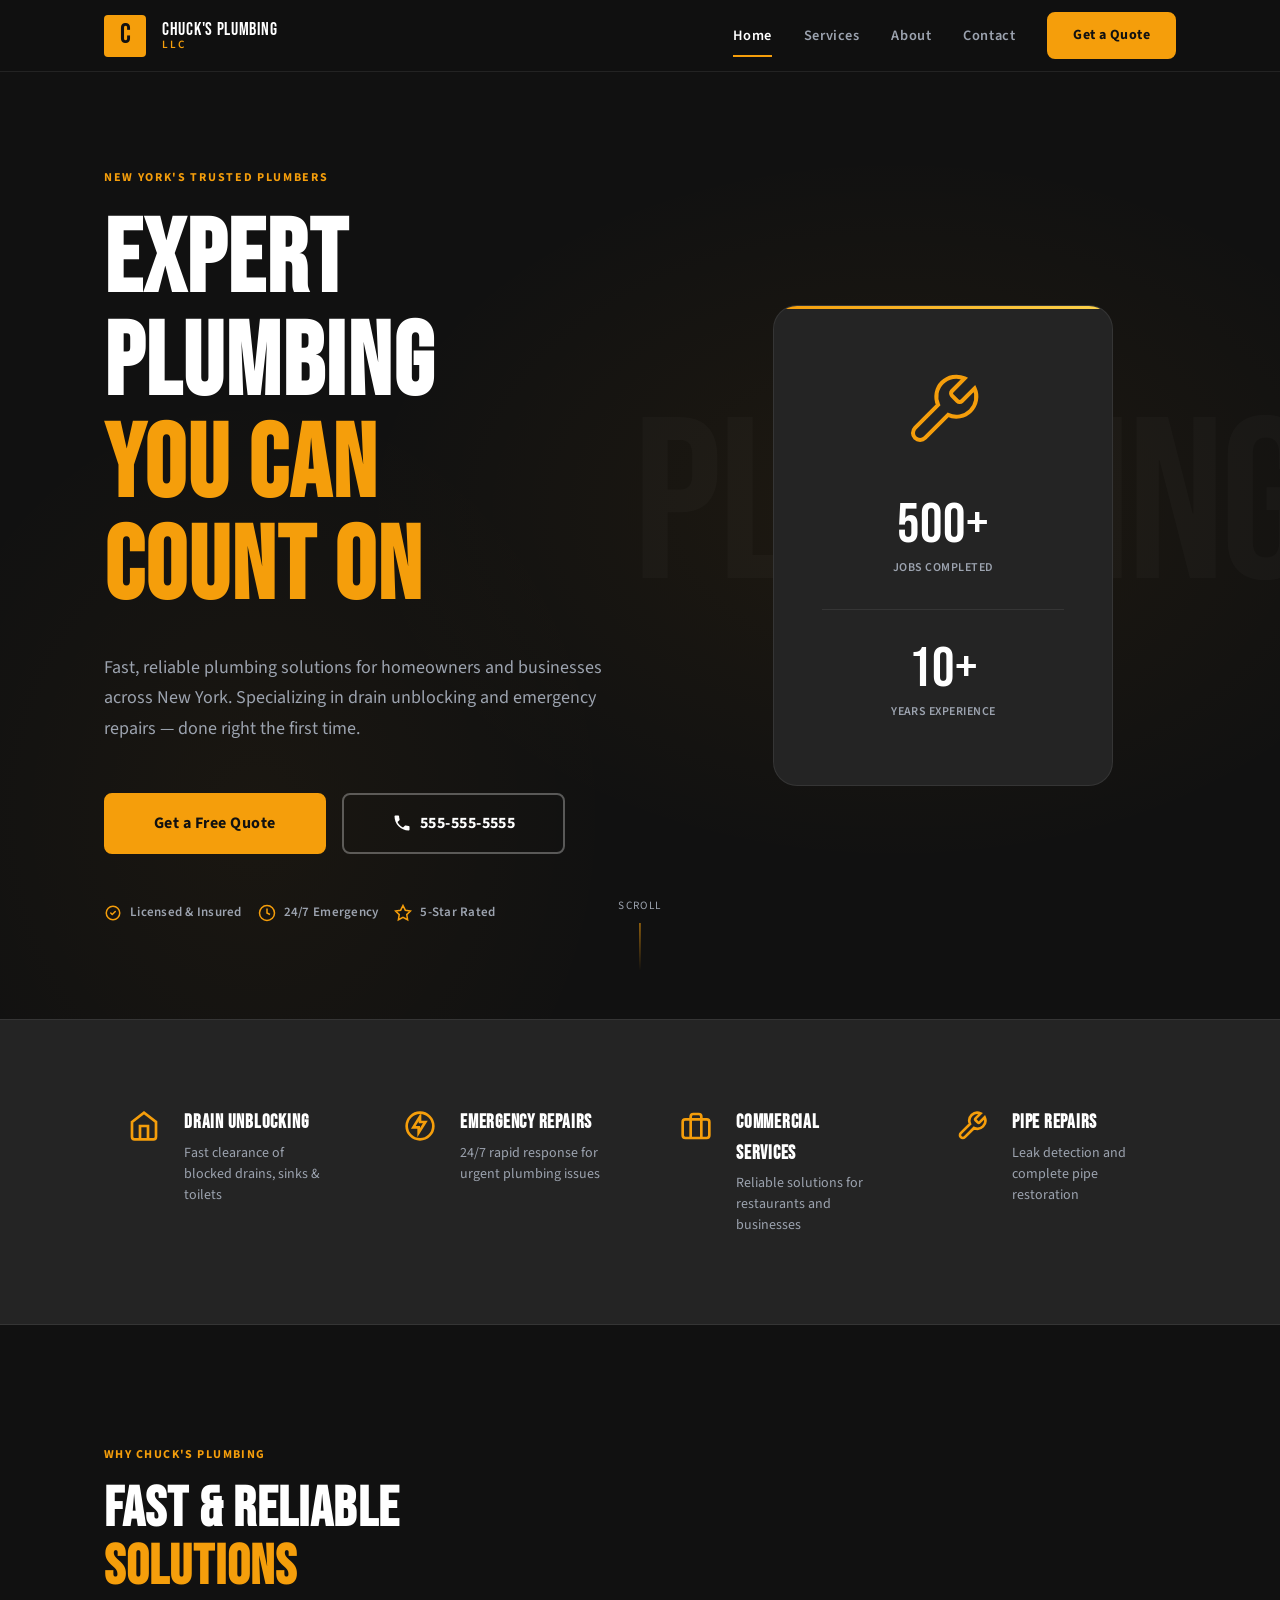
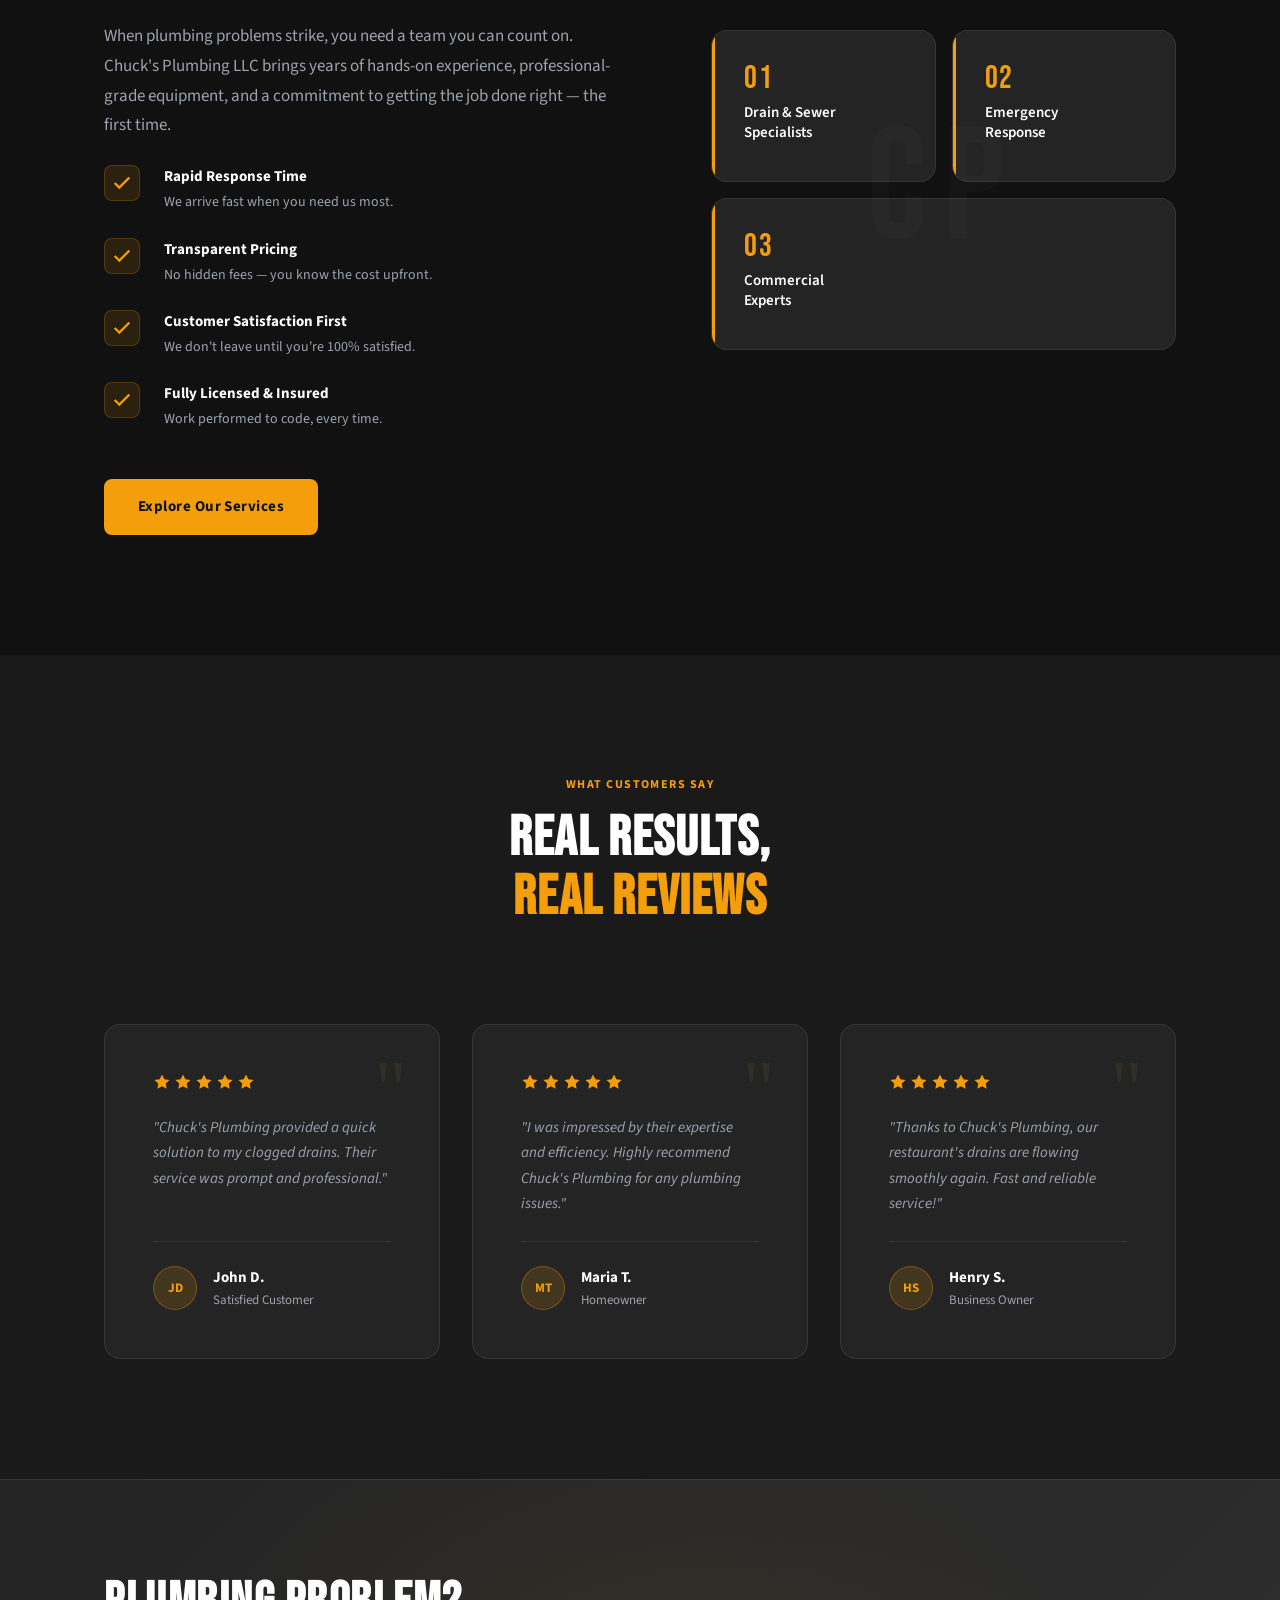
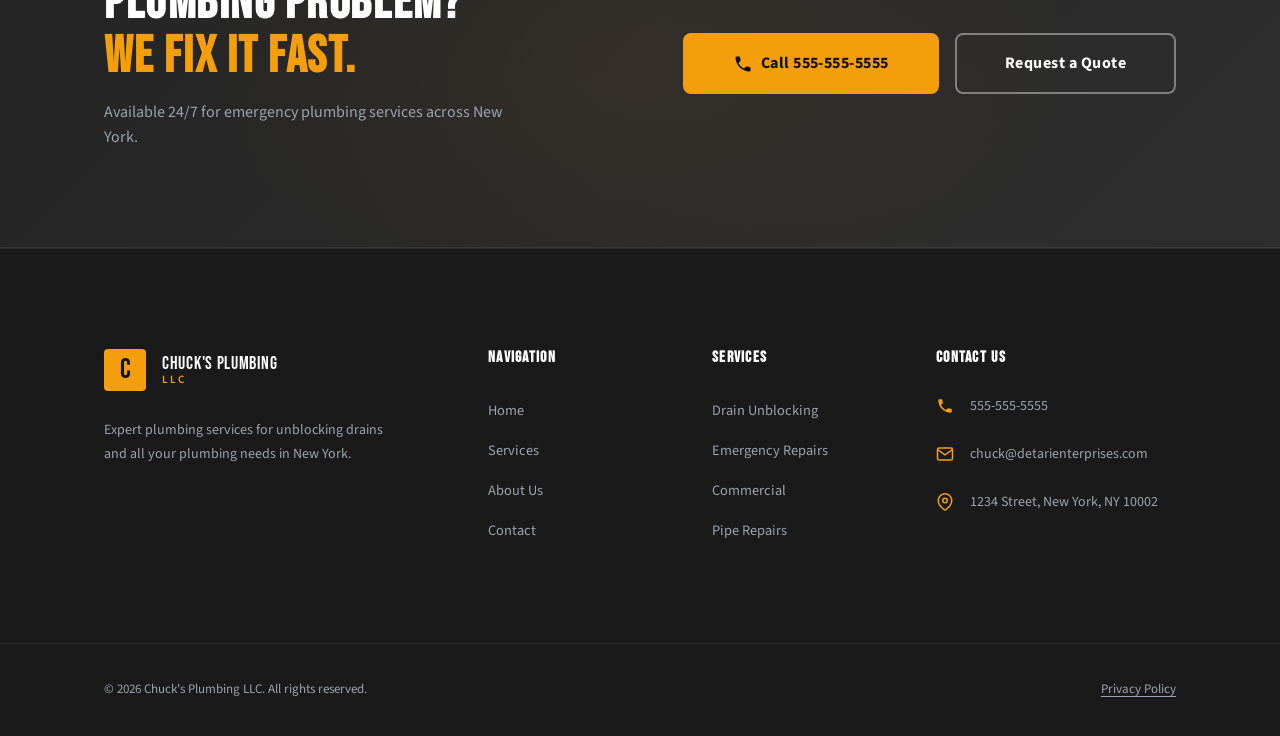
<file: index.html>
<!DOCTYPE html>
<html lang="en">
<head>
  <meta charset="UTF-8">
  <meta name="viewport" content="width=device-width, initial-scale=1.0">
  <meta name="description" content="Chuck's Plumbing LLC — Expert plumbing services in New York. Fast, reliable drain unblocking and plumbing repairs. Call 555-555-5555 today.">
  <meta property="og:title" content="Chuck's Plumbing LLC — Expert Plumbing Services NY">
  <meta property="og:description" content="Fast & reliable plumbing solutions. Specializing in drain unblocking. Serving New York. Call now!">
  <meta property="og:type" content="website">
  <meta property="og:url" content="https://chucksplumbing.com">
  <title>Chuck's Plumbing LLC — Expert Plumbing Services New York</title>
  <link rel="icon" href="data:image/svg+xml,<svg xmlns='http://www.w3.org/2000/svg' viewBox='0 0 100 100'><text y='.9em' font-size='90'>🔧</text></svg>">
  <link rel="preconnect" href="https://fonts.googleapis.com">
  <link rel="preconnect" href="https://fonts.gstatic.com" crossorigin>
  <link href="https://fonts.googleapis.com/css2?family=Bebas+Neue&family=Source+Sans+3:wght@300;400;600;700&display=swap" rel="stylesheet">
  <link rel="stylesheet" href="assets/css/main.css">
</head>
<body>

  <!-- Skip Link -->
  <a href="#main" class="skip-link">Skip to content</a>

  <!-- NAV -->
  <header class="navbar" role="banner">
    <div class="container navbar__inner">
      <a href="index.html" class="navbar__logo" aria-label="Chuck's Plumbing LLC — Home">
        <span class="logo-mark" aria-hidden="true">C</span>
        <div class="logo-text">
          <span class="logo-name">Chuck's Plumbing</span>
          <span class="logo-tagline">LLC</span>
        </div>
      </a>

      <nav class="navbar__links" role="navigation" aria-label="Main navigation">
        <a href="index.html" class="nav-link" aria-current="page">Home</a>
        <a href="services.html" class="nav-link">Services</a>
        <a href="about.html" class="nav-link">About</a>
        <a href="contact.html" class="nav-link">Contact</a>
        <a href="contact.html" class="btn btn--amber btn--sm">Get a Quote</a>
      </nav>

      <button class="hamburger" aria-label="Open navigation menu" aria-expanded="false" aria-controls="mobile-menu">
        <span class="hamburger__line"></span>
        <span class="hamburger__line"></span>
        <span class="hamburger__line"></span>
      </button>
    </div>

    <!-- Mobile Menu -->
    <div class="mobile-menu" id="mobile-menu" aria-hidden="true">
      <nav aria-label="Mobile navigation">
        <a href="index.html" class="mobile-link" aria-current="page">Home</a>
        <a href="services.html" class="mobile-link">Services</a>
        <a href="about.html" class="mobile-link">About</a>
        <a href="contact.html" class="mobile-link">Contact</a>
        <a href="contact.html" class="btn btn--amber mobile-cta">Get a Quote</a>
      </nav>
    </div>
  </header>

  <main id="main">

    <!-- HERO -->
    <section class="hero" aria-labelledby="hero-headline">
      <div class="hero__bg-text" aria-hidden="true">PLUMBING</div>
      <div class="container hero__inner">
        <div class="hero__content">
          <p class="hero__eyebrow">New York's Trusted Plumbers</p>
          <h1 class="hero__headline" id="hero-headline">
            Expert<br>
            Plumbing<br>
            <span class="text-amber">You Can<br>Count On</span>
          </h1>
          <p class="hero__body">
            Fast, reliable plumbing solutions for homeowners and businesses across New York. 
            Specializing in drain unblocking and emergency repairs — done right the first time.
          </p>
          <div class="hero__actions">
            <a href="contact.html" class="btn btn--amber btn--lg">Get a Free Quote</a>
            <a href="tel:+5555555555" class="btn btn--outline btn--lg">
              <svg width="20" height="20" viewBox="0 0 24 24" fill="currentColor" aria-hidden="true">
                <path d="M6.6 10.8c1.4 2.8 3.8 5.1 6.6 6.6l2.2-2.2c.3-.3.7-.4 1-.2 1.1.4 2.3.6 3.6.6.6 0 1 .4 1 1V20c0 .6-.4 1-1 1-9.4 0-17-7.6-17-17 0-.6.4-1 1-1h3.5c.6 0 1 .4 1 1 0 1.3.2 2.5.6 3.6.1.3 0 .7-.2 1L6.6 10.8z"/>
              </svg>
              555-555-5555
            </a>
          </div>
          <div class="hero__badges">
            <div class="badge">
              <svg width="18" height="18" viewBox="0 0 24 24" fill="currentColor" aria-hidden="true"><path d="M9 12l2 2 4-4m6 2a9 9 0 11-18 0 9 9 0 0118 0z" stroke="currentColor" stroke-width="2" fill="none" stroke-linecap="round" stroke-linejoin="round"/></svg>
              Licensed & Insured
            </div>
            <div class="badge">
              <svg width="18" height="18" viewBox="0 0 24 24" fill="none" stroke="currentColor" stroke-width="2" aria-hidden="true"><circle cx="12" cy="12" r="10"/><polyline points="12 6 12 12 16 14"/></svg>
              24/7 Emergency
            </div>
            <div class="badge">
              <svg width="18" height="18" viewBox="0 0 24 24" fill="none" stroke="currentColor" stroke-width="2" aria-hidden="true"><path d="M12 2l3.09 6.26L22 9.27l-5 4.87 1.18 6.88L12 17.77l-6.18 3.25L7 14.14 2 9.27l6.91-1.01L12 2z"/></svg>
              5-Star Rated
            </div>
          </div>
        </div>
        <div class="hero__visual" aria-hidden="true">
          <div class="hero__visual-card">
            <div class="visual-icon">
              <svg width="80" height="80" viewBox="0 0 24 24" fill="none" stroke="currentColor" stroke-width="1.2" aria-hidden="true">
                <path d="M14.7 6.3a1 1 0 000 1.4l1.6 1.6a1 1 0 001.4 0l3.77-3.77a6 6 0 01-7.94 7.94l-6.91 6.91a2.12 2.12 0 01-3-3l6.91-6.91a6 6 0 017.94-7.94l-3.76 3.76z"/>
              </svg>
            </div>
            <div class="visual-stat">
              <span class="stat-num">500+</span>
              <span class="stat-label">Jobs Completed</span>
            </div>
            <div class="visual-divider"></div>
            <div class="visual-stat">
              <span class="stat-num">10+</span>
              <span class="stat-label">Years Experience</span>
            </div>
          </div>
        </div>
      </div>
      <div class="hero__scroll-indicator" aria-hidden="true">
        <span>Scroll</span>
        <div class="scroll-line"></div>
      </div>
    </section>

    <!-- SERVICES STRIP -->
    <section class="services-strip" aria-label="Core services overview">
      <div class="container">
        <div class="strip-grid">
          <div class="strip-item" data-animate>
            <svg width="32" height="32" viewBox="0 0 24 24" fill="none" stroke="currentColor" stroke-width="2" aria-hidden="true"><path d="M3 9l9-7 9 7v11a2 2 0 01-2 2H5a2 2 0 01-2-2z"/><polyline points="9 22 9 12 15 12 15 22"/></svg>
            <div>
              <h3>Drain Unblocking</h3>
              <p>Fast clearance of blocked drains, sinks & toilets</p>
            </div>
          </div>
          <div class="strip-item" data-animate>
            <svg width="32" height="32" viewBox="0 0 24 24" fill="none" stroke="currentColor" stroke-width="2" aria-hidden="true"><path d="M12 2C6.48 2 2 6.48 2 12s4.48 10 10 10 10-4.48 10-10S17.52 2 12 2zm-1 15v-4H7l5-8v4h4l-5 8z"/></svg>
            <div>
              <h3>Emergency Repairs</h3>
              <p>24/7 rapid response for urgent plumbing issues</p>
            </div>
          </div>
          <div class="strip-item" data-animate>
            <svg width="32" height="32" viewBox="0 0 24 24" fill="none" stroke="currentColor" stroke-width="2" aria-hidden="true"><rect x="2" y="7" width="20" height="14" rx="2" ry="2"/><path d="M16 21V5a2 2 0 00-2-2h-4a2 2 0 00-2 2v16"/></svg>
            <div>
              <h3>Commercial Services</h3>
              <p>Reliable solutions for restaurants and businesses</p>
            </div>
          </div>
          <div class="strip-item" data-animate>
            <svg width="32" height="32" viewBox="0 0 24 24" fill="none" stroke="currentColor" stroke-width="2" aria-hidden="true"><path d="M14.7 6.3a1 1 0 000 1.4l1.6 1.6a1 1 0 001.4 0l3.77-3.77a6 6 0 01-7.94 7.94l-6.91 6.91a2.12 2.12 0 01-3-3l6.91-6.91a6 6 0 017.94-7.94l-3.76 3.76z"/></svg>
            <div>
              <h3>Pipe Repairs</h3>
              <p>Leak detection and complete pipe restoration</p>
            </div>
          </div>
        </div>
      </div>
    </section>

    <!-- WHY CHOOSE US -->
    <section class="why-section section-padding" aria-labelledby="why-heading">
      <div class="container">
        <div class="why-grid">
          <div class="why-content" data-animate>
            <p class="section-eyebrow">Why Chuck's Plumbing</p>
            <h2 id="why-heading" class="section-heading">Fast & Reliable<br><span class="text-amber">Solutions</span></h2>
            <p class="section-body">
              When plumbing problems strike, you need a team you can count on. Chuck's Plumbing LLC brings years of hands-on experience, professional-grade equipment, and a commitment to getting the job done right — the first time.
            </p>
            <ul class="why-list">
              <li class="why-item">
                <div class="why-icon" aria-hidden="true">
                  <svg width="22" height="22" viewBox="0 0 24 24" fill="none" stroke="currentColor" stroke-width="2.5"><polyline points="20 6 9 17 4 12"/></svg>
                </div>
                <div>
                  <strong>Rapid Response Time</strong>
                  <p>We arrive fast when you need us most.</p>
                </div>
              </li>
              <li class="why-item">
                <div class="why-icon" aria-hidden="true">
                  <svg width="22" height="22" viewBox="0 0 24 24" fill="none" stroke="currentColor" stroke-width="2.5"><polyline points="20 6 9 17 4 12"/></svg>
                </div>
                <div>
                  <strong>Transparent Pricing</strong>
                  <p>No hidden fees — you know the cost upfront.</p>
                </div>
              </li>
              <li class="why-item">
                <div class="why-icon" aria-hidden="true">
                  <svg width="22" height="22" viewBox="0 0 24 24" fill="none" stroke="currentColor" stroke-width="2.5"><polyline points="20 6 9 17 4 12"/></svg>
                </div>
                <div>
                  <strong>Customer Satisfaction First</strong>
                  <p>We don't leave until you're 100% satisfied.</p>
                </div>
              </li>
              <li class="why-item">
                <div class="why-icon" aria-hidden="true">
                  <svg width="22" height="22" viewBox="0 0 24 24" fill="none" stroke="currentColor" stroke-width="2.5"><polyline points="20 6 9 17 4 12"/></svg>
                </div>
                <div>
                  <strong>Fully Licensed & Insured</strong>
                  <p>Work performed to code, every time.</p>
                </div>
              </li>
            </ul>
            <a href="services.html" class="btn btn--amber">Explore Our Services</a>
          </div>
          <div class="why-visual" aria-hidden="true" data-animate>
            <div class="why-card why-card--1">
              <div class="why-card__number">01</div>
              <p>Drain & Sewer<br>Specialists</p>
            </div>
            <div class="why-card why-card--2">
              <div class="why-card__number">02</div>
              <p>Emergency<br>Response</p>
            </div>
            <div class="why-card why-card--3">
              <div class="why-card__number">03</div>
              <p>Commercial<br>Experts</p>
            </div>
            <div class="why-bg-num">CP</div>
          </div>
        </div>
      </div>
    </section>

    <!-- TESTIMONIALS -->
    <section class="testimonials-section section-padding" aria-labelledby="testimonials-heading">
      <div class="container">
        <div class="section-header" data-animate>
          <p class="section-eyebrow">What Customers Say</p>
          <h2 id="testimonials-heading" class="section-heading">Real Results,<br><span class="text-amber">Real Reviews</span></h2>
        </div>
        <div class="testimonials-grid">
          <article class="testimonial-card" data-animate>
            <div class="testimonial-stars" aria-label="5 out of 5 stars">
              <svg width="18" height="18" viewBox="0 0 24 24" fill="currentColor" aria-hidden="true"><path d="M12 2l3.09 6.26L22 9.27l-5 4.87 1.18 6.88L12 17.77l-6.18 3.25L7 14.14 2 9.27l6.91-1.01L12 2z"/></svg>
              <svg width="18" height="18" viewBox="0 0 24 24" fill="currentColor" aria-hidden="true"><path d="M12 2l3.09 6.26L22 9.27l-5 4.87 1.18 6.88L12 17.77l-6.18 3.25L7 14.14 2 9.27l6.91-1.01L12 2z"/></svg>
              <svg width="18" height="18" viewBox="0 0 24 24" fill="currentColor" aria-hidden="true"><path d="M12 2l3.09 6.26L22 9.27l-5 4.87 1.18 6.88L12 17.77l-6.18 3.25L7 14.14 2 9.27l6.91-1.01L12 2z"/></svg>
              <svg width="18" height="18" viewBox="0 0 24 24" fill="currentColor" aria-hidden="true"><path d="M12 2l3.09 6.26L22 9.27l-5 4.87 1.18 6.88L12 17.77l-6.18 3.25L7 14.14 2 9.27l6.91-1.01L12 2z"/></svg>
              <svg width="18" height="18" viewBox="0 0 24 24" fill="currentColor" aria-hidden="true"><path d="M12 2l3.09 6.26L22 9.27l-5 4.87 1.18 6.88L12 17.77l-6.18 3.25L7 14.14 2 9.27l6.91-1.01L12 2z"/></svg>
            </div>
            <blockquote>
              <p>"Chuck's Plumbing provided a quick solution to my clogged drains. Their service was prompt and professional."</p>
            </blockquote>
            <footer class="testimonial-author">
              <div class="author-avatar" aria-hidden="true">JD</div>
              <div>
                <strong>John D.</strong>
                <span>Satisfied Customer</span>
              </div>
            </footer>
          </article>

          <article class="testimonial-card" data-animate>
            <div class="testimonial-stars" aria-label="5 out of 5 stars">
              <svg width="18" height="18" viewBox="0 0 24 24" fill="currentColor" aria-hidden="true"><path d="M12 2l3.09 6.26L22 9.27l-5 4.87 1.18 6.88L12 17.77l-6.18 3.25L7 14.14 2 9.27l6.91-1.01L12 2z"/></svg>
              <svg width="18" height="18" viewBox="0 0 24 24" fill="currentColor" aria-hidden="true"><path d="M12 2l3.09 6.26L22 9.27l-5 4.87 1.18 6.88L12 17.77l-6.18 3.25L7 14.14 2 9.27l6.91-1.01L12 2z"/></svg>
              <svg width="18" height="18" viewBox="0 0 24 24" fill="currentColor" aria-hidden="true"><path d="M12 2l3.09 6.26L22 9.27l-5 4.87 1.18 6.88L12 17.77l-6.18 3.25L7 14.14 2 9.27l6.91-1.01L12 2z"/></svg>
              <svg width="18" height="18" viewBox="0 0 24 24" fill="currentColor" aria-hidden="true"><path d="M12 2l3.09 6.26L22 9.27l-5 4.87 1.18 6.88L12 17.77l-6.18 3.25L7 14.14 2 9.27l6.91-1.01L12 2z"/></svg>
              <svg width="18" height="18" viewBox="0 0 24 24" fill="currentColor" aria-hidden="true"><path d="M12 2l3.09 6.26L22 9.27l-5 4.87 1.18 6.88L12 17.77l-6.18 3.25L7 14.14 2 9.27l6.91-1.01L12 2z"/></svg>
            </div>
            <blockquote>
              <p>"I was impressed by their expertise and efficiency. Highly recommend Chuck's Plumbing for any plumbing issues."</p>
            </blockquote>
            <footer class="testimonial-author">
              <div class="author-avatar" aria-hidden="true">MT</div>
              <div>
                <strong>Maria T.</strong>
                <span>Homeowner</span>
              </div>
            </footer>
          </article>

          <article class="testimonial-card" data-animate>
            <div class="testimonial-stars" aria-label="5 out of 5 stars">
              <svg width="18" height="18" viewBox="0 0 24 24" fill="currentColor" aria-hidden="true"><path d="M12 2l3.09 6.26L22 9.27l-5 4.87 1.18 6.88L12 17.77l-6.18 3.25L7 14.14 2 9.27l6.91-1.01L12 2z"/></svg>
              <svg width="18" height="18" viewBox="0 0 24 24" fill="currentColor" aria-hidden="true"><path d="M12 2l3.09 6.26L22 9.27l-5 4.87 1.18 6.88L12 17.77l-6.18 3.25L7 14.14 2 9.27l6.91-1.01L12 2z"/></svg>
              <svg width="18" height="18" viewBox="0 0 24 24" fill="currentColor" aria-hidden="true"><path d="M12 2l3.09 6.26L22 9.27l-5 4.87 1.18 6.88L12 17.77l-6.18 3.25L7 14.14 2 9.27l6.91-1.01L12 2z"/></svg>
              <svg width="18" height="18" viewBox="0 0 24 24" fill="currentColor" aria-hidden="true"><path d="M12 2l3.09 6.26L22 9.27l-5 4.87 1.18 6.88L12 17.77l-6.18 3.25L7 14.14 2 9.27l6.91-1.01L12 2z"/></svg>
              <svg width="18" height="18" viewBox="0 0 24 24" fill="currentColor" aria-hidden="true"><path d="M12 2l3.09 6.26L22 9.27l-5 4.87 1.18 6.88L12 17.77l-6.18 3.25L7 14.14 2 9.27l6.91-1.01L12 2z"/></svg>
            </div>
            <blockquote>
              <p>"Thanks to Chuck's Plumbing, our restaurant's drains are flowing smoothly again. Fast and reliable service!"</p>
            </blockquote>
            <footer class="testimonial-author">
              <div class="author-avatar" aria-hidden="true">HS</div>
              <div>
                <strong>Henry S.</strong>
                <span>Business Owner</span>
              </div>
            </footer>
          </article>
        </div>
      </div>
    </section>

    <!-- CTA BANNER -->
    <section class="cta-banner" aria-labelledby="cta-heading">
      <div class="container cta-banner__inner" data-animate>
        <div>
          <h2 id="cta-heading" class="cta-banner__heading">Plumbing Problem?<br><span class="text-amber">We Fix It Fast.</span></h2>
          <p class="cta-banner__sub">Available 24/7 for emergency plumbing services across New York.</p>
        </div>
        <div class="cta-banner__actions">
          <a href="tel:+5555555555" class="btn btn--amber btn--lg">
            <svg width="20" height="20" viewBox="0 0 24 24" fill="currentColor" aria-hidden="true">
              <path d="M6.6 10.8c1.4 2.8 3.8 5.1 6.6 6.6l2.2-2.2c.3-.3.7-.4 1-.2 1.1.4 2.3.6 3.6.6.6 0 1 .4 1 1V20c0 .6-.4 1-1 1-9.4 0-17-7.6-17-17 0-.6.4-1 1-1h3.5c.6 0 1 .4 1 1 0 1.3.2 2.5.6 3.6.1.3 0 .7-.2 1L6.6 10.8z"/>
            </svg>
            Call 555-555-5555
          </a>
          <a href="contact.html" class="btn btn--outline-light btn--lg">Request a Quote</a>
        </div>
      </div>
    </section>

  </main>

  <!-- FOOTER -->
  <footer class="footer" role="contentinfo">
    <div class="container footer__inner">
      <div class="footer__brand">
        <a href="index.html" class="navbar__logo" aria-label="Chuck's Plumbing LLC">
          <span class="logo-mark" aria-hidden="true">C</span>
          <div class="logo-text">
            <span class="logo-name">Chuck's Plumbing</span>
            <span class="logo-tagline">LLC</span>
          </div>
        </a>
        <p class="footer__desc">Expert plumbing services for unblocking drains and all your plumbing needs in New York.</p>
      </div>
      <div class="footer__nav">
        <h3 class="footer__nav-heading">Navigation</h3>
        <ul>
          <li><a href="index.html">Home</a></li>
          <li><a href="services.html">Services</a></li>
          <li><a href="about.html">About Us</a></li>
          <li><a href="contact.html">Contact</a></li>
        </ul>
      </div>
      <div class="footer__nav">
        <h3 class="footer__nav-heading">Services</h3>
        <ul>
          <li><a href="services.html#drains">Drain Unblocking</a></li>
          <li><a href="services.html#emergency">Emergency Repairs</a></li>
          <li><a href="services.html#commercial">Commercial</a></li>
          <li><a href="services.html#pipes">Pipe Repairs</a></li>
        </ul>
      </div>
      <div class="footer__contact">
        <h3 class="footer__nav-heading">Contact Us</h3>
        <address>
          <a href="tel:+5555555555" class="footer__contact-item">
            <svg width="18" height="18" viewBox="0 0 24 24" fill="currentColor" aria-hidden="true"><path d="M6.6 10.8c1.4 2.8 3.8 5.1 6.6 6.6l2.2-2.2c.3-.3.7-.4 1-.2 1.1.4 2.3.6 3.6.6.6 0 1 .4 1 1V20c0 .6-.4 1-1 1-9.4 0-17-7.6-17-17 0-.6.4-1 1-1h3.5c.6 0 1 .4 1 1 0 1.3.2 2.5.6 3.6.1.3 0 .7-.2 1L6.6 10.8z"/></svg>
            555-555-5555
          </a>
          <a href="mailto:chuck@detarienterprises.com" class="footer__contact-item">
            <svg width="18" height="18" viewBox="0 0 24 24" fill="none" stroke="currentColor" stroke-width="2" aria-hidden="true"><path d="M4 4h16c1.1 0 2 .9 2 2v12c0 1.1-.9 2-2 2H4c-1.1 0-2-.9-2-2V6c0-1.1.9-2 2-2z"/><polyline points="22,6 12,13 2,6"/></svg>
            chuck@detarienterprises.com
          </a>
          <span class="footer__contact-item">
            <svg width="18" height="18" viewBox="0 0 24 24" fill="none" stroke="currentColor" stroke-width="2" aria-hidden="true"><path d="M21 10c0 7-9 13-9 13s-9-6-9-13a9 9 0 0118 0z"/><circle cx="12" cy="10" r="3"/></svg>
            1234 Street, New York, NY 10002
          </span>
        </address>
      </div>
    </div>
    <div class="footer__bottom">
      <div class="container footer__bottom-inner">
        <p>&copy; <span id="year"></span> Chuck's Plumbing LLC. All rights reserved.</p>
        <a href="privacy.html">Privacy Policy</a>
      </div>
    </div>
  </footer>

  <script src="assets/js/main.js" defer></script>
</body>
</html>
</file>
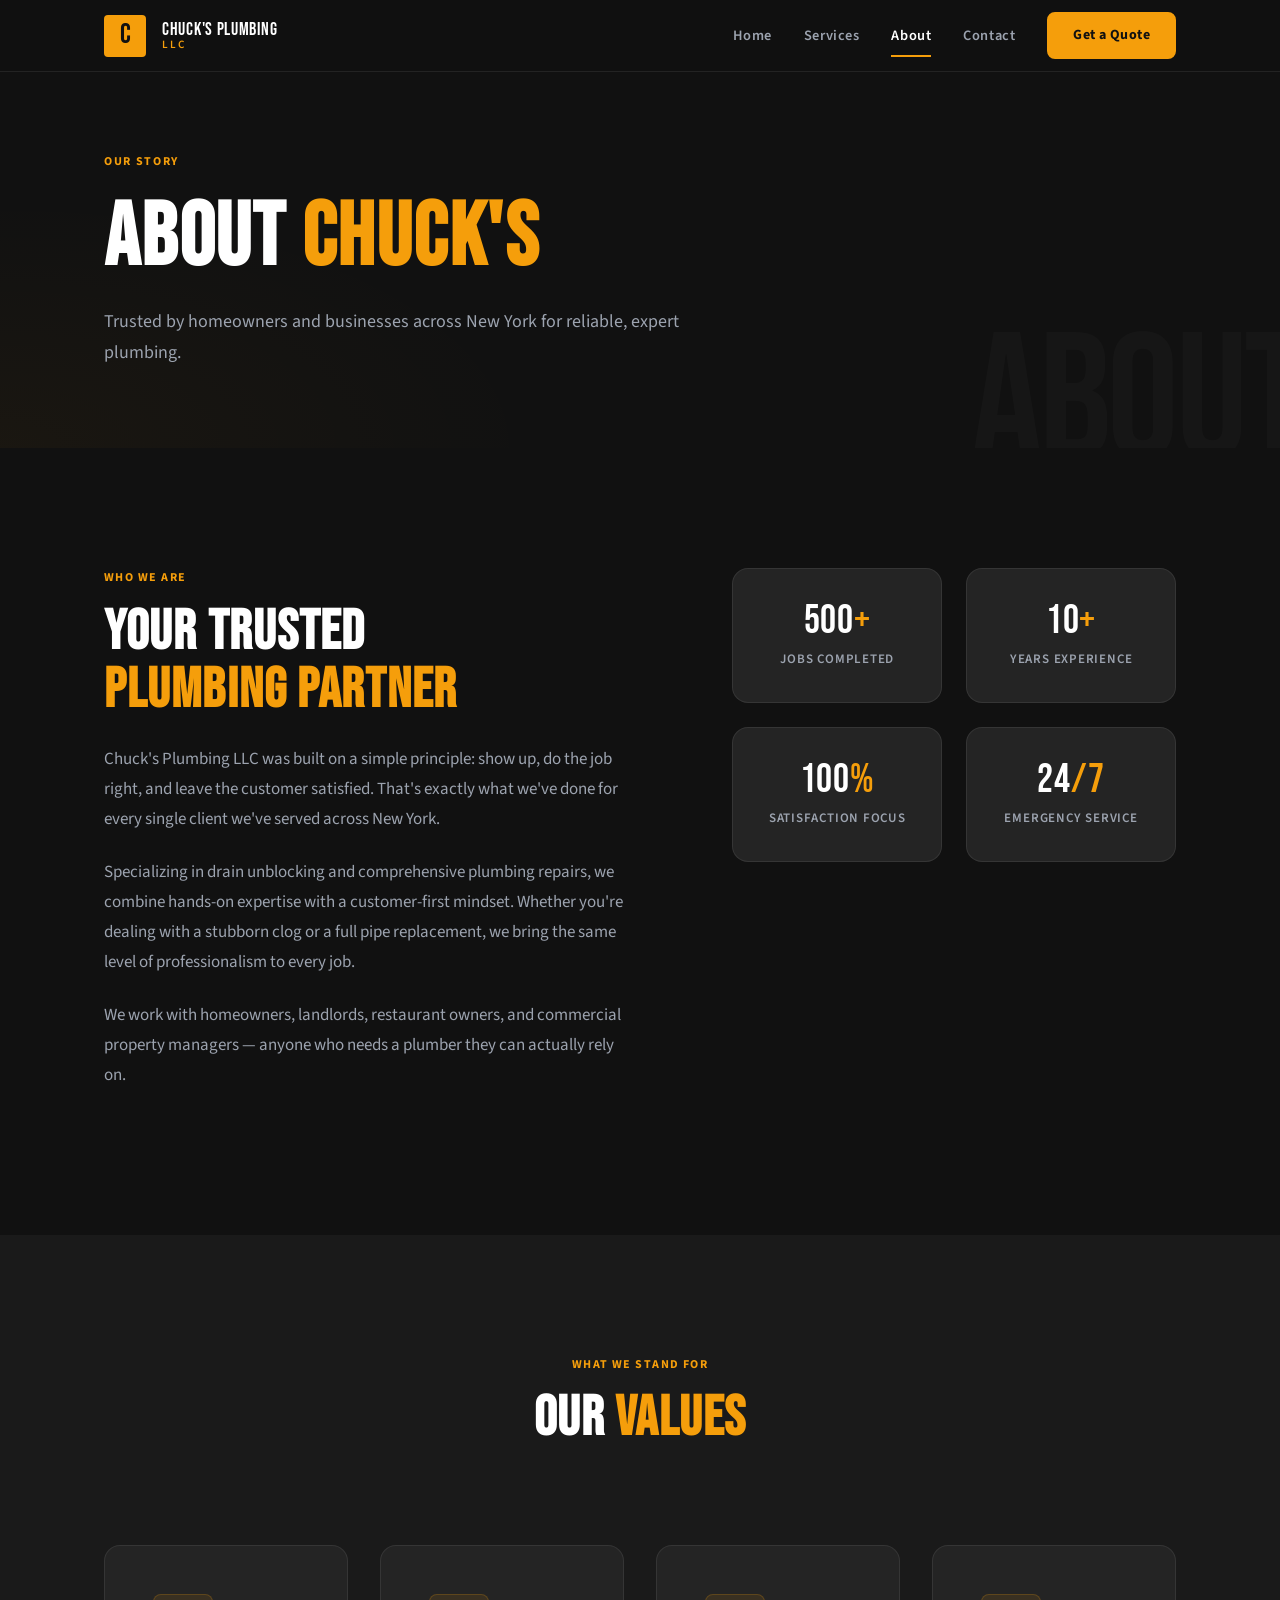
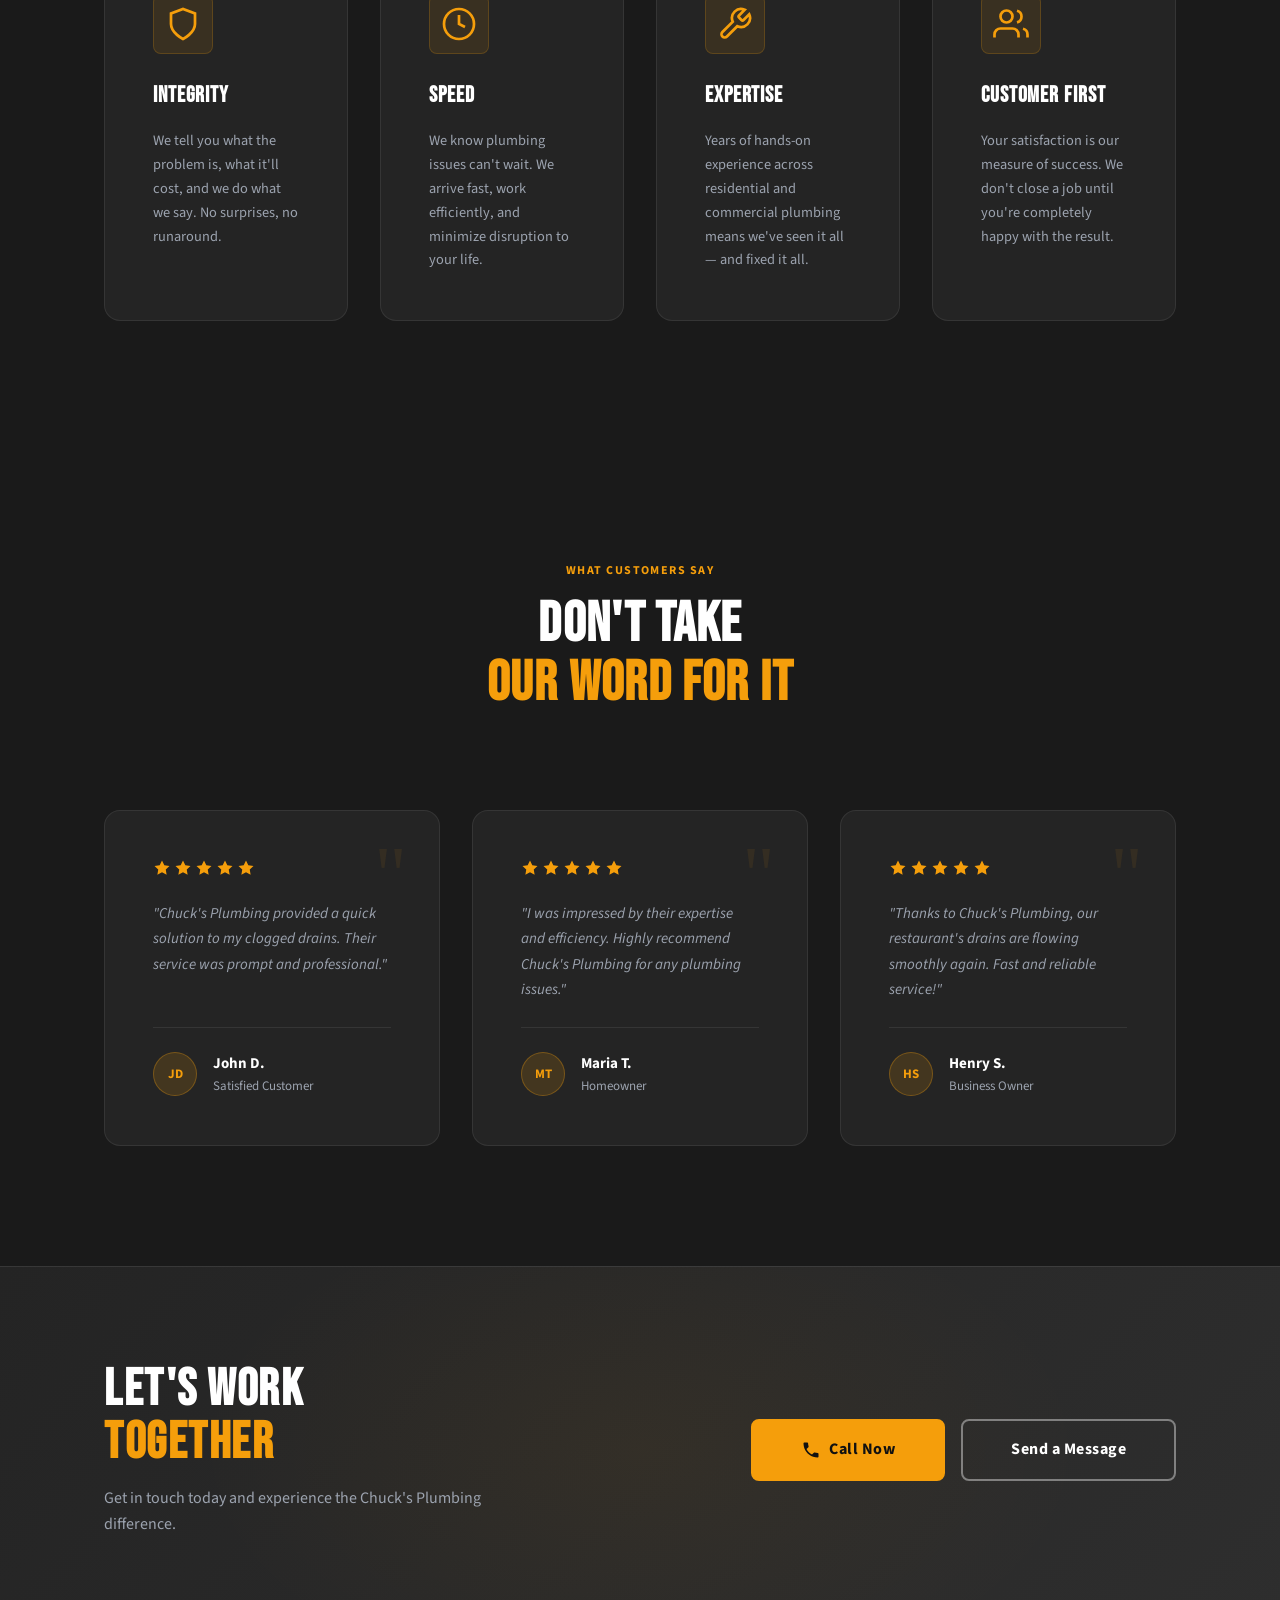
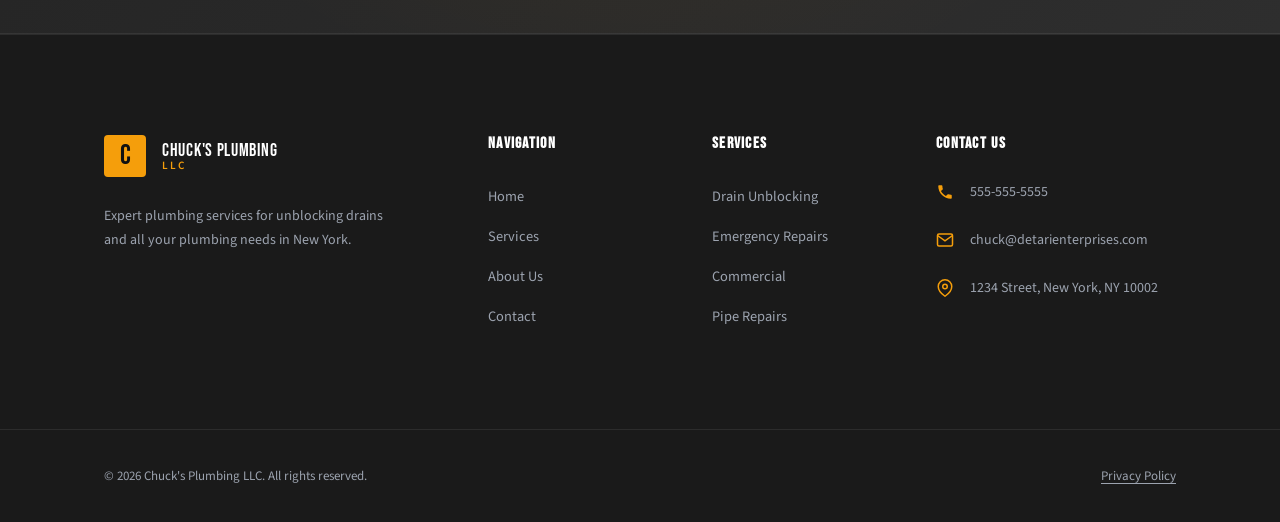
<file: about.html>
<!DOCTYPE html>
<html lang="en">
<head>
  <meta charset="UTF-8">
  <meta name="viewport" content="width=device-width, initial-scale=1.0">
  <meta name="description" content="About Chuck's Plumbing LLC — experienced, licensed plumbers serving New York with integrity and expertise.">
  <meta property="og:title" content="About — Chuck's Plumbing LLC">
  <meta property="og:description" content="Learn about Chuck's Plumbing LLC, New York's trusted plumbing specialists.">
  <meta property="og:type" content="website">
  <title>About — Chuck's Plumbing LLC</title>
  <link rel="icon" href="data:image/svg+xml,<svg xmlns='http://www.w3.org/2000/svg' viewBox='0 0 100 100'><text y='.9em' font-size='90'>🔧</text></svg>">
  <link rel="preconnect" href="https://fonts.googleapis.com">
  <link rel="preconnect" href="https://fonts.gstatic.com" crossorigin>
  <link href="https://fonts.googleapis.com/css2?family=Bebas+Neue&family=Source+Sans+3:wght@300;400;600;700&display=swap" rel="stylesheet">
  <link rel="stylesheet" href="assets/css/main.css">
</head>
<body>

  <a href="#main" class="skip-link">Skip to content</a>

  <header class="navbar" role="banner">
    <div class="container navbar__inner">
      <a href="index.html" class="navbar__logo" aria-label="Chuck's Plumbing LLC — Home">
        <span class="logo-mark" aria-hidden="true">C</span>
        <div class="logo-text">
          <span class="logo-name">Chuck's Plumbing</span>
          <span class="logo-tagline">LLC</span>
        </div>
      </a>
      <nav class="navbar__links" role="navigation" aria-label="Main navigation">
        <a href="index.html" class="nav-link">Home</a>
        <a href="services.html" class="nav-link">Services</a>
        <a href="about.html" class="nav-link" aria-current="page">About</a>
        <a href="contact.html" class="nav-link">Contact</a>
        <a href="contact.html" class="btn btn--amber btn--sm">Get a Quote</a>
      </nav>
      <button class="hamburger" aria-label="Open navigation menu" aria-expanded="false" aria-controls="mobile-menu">
        <span class="hamburger__line"></span>
        <span class="hamburger__line"></span>
        <span class="hamburger__line"></span>
      </button>
    </div>
    <div class="mobile-menu" id="mobile-menu" aria-hidden="true">
      <nav aria-label="Mobile navigation">
        <a href="index.html" class="mobile-link">Home</a>
        <a href="services.html" class="mobile-link">Services</a>
        <a href="about.html" class="mobile-link" aria-current="page">About</a>
        <a href="contact.html" class="mobile-link">Contact</a>
        <a href="contact.html" class="btn btn--amber mobile-cta">Get a Quote</a>
      </nav>
    </div>
  </header>

  <main id="main">

    <section class="page-hero" aria-labelledby="about-hero-heading">
      <div class="page-hero__bg-text" aria-hidden="true">ABOUT</div>
      <div class="container page-hero__inner">
        <p class="hero__eyebrow">Our Story</p>
        <h1 id="about-hero-heading" class="page-hero__heading">About <span class="text-amber">Chuck's</span></h1>
        <p class="page-hero__sub">Trusted by homeowners and businesses across New York for reliable, expert plumbing.</p>
      </div>
    </section>

    <!-- ABOUT INTRO -->
    <section class="about-intro section-padding" aria-labelledby="about-intro-heading">
      <div class="container">
        <div class="about-intro__grid">
          <div class="about-intro__content" data-animate>
            <p class="section-eyebrow">Who We Are</p>
            <h2 id="about-intro-heading" class="section-heading">Your Trusted<br><span class="text-amber">Plumbing Partner</span></h2>
            <p class="section-body">Chuck's Plumbing LLC was built on a simple principle: show up, do the job right, and leave the customer satisfied. That's exactly what we've done for every single client we've served across New York.</p>
            <p class="section-body">Specializing in drain unblocking and comprehensive plumbing repairs, we combine hands-on expertise with a customer-first mindset. Whether you're dealing with a stubborn clog or a full pipe replacement, we bring the same level of professionalism to every job.</p>
            <p class="section-body">We work with homeowners, landlords, restaurant owners, and commercial property managers — anyone who needs a plumber they can actually rely on.</p>
          </div>
          <div class="about-intro__stats" data-animate>
            <div class="stat-card">
              <div class="stat-card__num">500<span class="text-amber">+</span></div>
              <div class="stat-card__label">Jobs Completed</div>
            </div>
            <div class="stat-card">
              <div class="stat-card__num">10<span class="text-amber">+</span></div>
              <div class="stat-card__label">Years Experience</div>
            </div>
            <div class="stat-card">
              <div class="stat-card__num">100<span class="text-amber">%</span></div>
              <div class="stat-card__label">Satisfaction Focus</div>
            </div>
            <div class="stat-card">
              <div class="stat-card__num">24<span class="text-amber">/7</span></div>
              <div class="stat-card__label">Emergency Service</div>
            </div>
          </div>
        </div>
      </div>
    </section>

    <!-- VALUES -->
    <section class="values-section section-padding" aria-labelledby="values-heading">
      <div class="container">
        <div class="section-header" data-animate>
          <p class="section-eyebrow">What We Stand For</p>
          <h2 id="values-heading" class="section-heading">Our <span class="text-amber">Values</span></h2>
        </div>
        <div class="values-grid">
          <div class="value-card" data-animate>
            <div class="value-card__icon" aria-hidden="true">
              <svg width="36" height="36" viewBox="0 0 24 24" fill="none" stroke="currentColor" stroke-width="1.8">
                <path d="M12 22s8-4 8-10V5l-8-3-8 3v7c0 6 8 10 8 10z"/>
              </svg>
            </div>
            <h3>Integrity</h3>
            <p>We tell you what the problem is, what it'll cost, and we do what we say. No surprises, no runaround.</p>
          </div>
          <div class="value-card" data-animate>
            <div class="value-card__icon" aria-hidden="true">
              <svg width="36" height="36" viewBox="0 0 24 24" fill="none" stroke="currentColor" stroke-width="1.8">
                <circle cx="12" cy="12" r="10"/>
                <polyline points="12 6 12 12 16 14"/>
              </svg>
            </div>
            <h3>Speed</h3>
            <p>We know plumbing issues can't wait. We arrive fast, work efficiently, and minimize disruption to your life.</p>
          </div>
          <div class="value-card" data-animate>
            <div class="value-card__icon" aria-hidden="true">
              <svg width="36" height="36" viewBox="0 0 24 24" fill="none" stroke="currentColor" stroke-width="1.8">
                <path d="M14.7 6.3a1 1 0 000 1.4l1.6 1.6a1 1 0 001.4 0l3.77-3.77a6 6 0 01-7.94 7.94l-6.91 6.91a2.12 2.12 0 01-3-3l6.91-6.91a6 6 0 017.94-7.94l-3.76 3.76z"/>
              </svg>
            </div>
            <h3>Expertise</h3>
            <p>Years of hands-on experience across residential and commercial plumbing means we've seen it all — and fixed it all.</p>
          </div>
          <div class="value-card" data-animate>
            <div class="value-card__icon" aria-hidden="true">
              <svg width="36" height="36" viewBox="0 0 24 24" fill="none" stroke="currentColor" stroke-width="1.8">
                <path d="M17 21v-2a4 4 0 00-4-4H5a4 4 0 00-4 4v2"/>
                <circle cx="9" cy="7" r="4"/>
                <path d="M23 21v-2a4 4 0 00-3-3.87"/>
                <path d="M16 3.13a4 4 0 010 7.75"/>
              </svg>
            </div>
            <h3>Customer First</h3>
            <p>Your satisfaction is our measure of success. We don't close a job until you're completely happy with the result.</p>
          </div>
        </div>
      </div>
    </section>

    <!-- TESTIMONIALS -->
    <section class="testimonials-section section-padding" aria-labelledby="about-testimonials-heading">
      <div class="container">
        <div class="section-header" data-animate>
          <p class="section-eyebrow">What Customers Say</p>
          <h2 id="about-testimonials-heading" class="section-heading">Don't Take<br><span class="text-amber">Our Word For It</span></h2>
        </div>
        <div class="testimonials-grid">
          <article class="testimonial-card" data-animate>
            <div class="testimonial-stars" aria-label="5 out of 5 stars">
              <svg width="18" height="18" viewBox="0 0 24 24" fill="currentColor" aria-hidden="true"><path d="M12 2l3.09 6.26L22 9.27l-5 4.87 1.18 6.88L12 17.77l-6.18 3.25L7 14.14 2 9.27l6.91-1.01L12 2z"/></svg>
              <svg width="18" height="18" viewBox="0 0 24 24" fill="currentColor" aria-hidden="true"><path d="M12 2l3.09 6.26L22 9.27l-5 4.87 1.18 6.88L12 17.77l-6.18 3.25L7 14.14 2 9.27l6.91-1.01L12 2z"/></svg>
              <svg width="18" height="18" viewBox="0 0 24 24" fill="currentColor" aria-hidden="true"><path d="M12 2l3.09 6.26L22 9.27l-5 4.87 1.18 6.88L12 17.77l-6.18 3.25L7 14.14 2 9.27l6.91-1.01L12 2z"/></svg>
              <svg width="18" height="18" viewBox="0 0 24 24" fill="currentColor" aria-hidden="true"><path d="M12 2l3.09 6.26L22 9.27l-5 4.87 1.18 6.88L12 17.77l-6.18 3.25L7 14.14 2 9.27l6.91-1.01L12 2z"/></svg>
              <svg width="18" height="18" viewBox="0 0 24 24" fill="currentColor" aria-hidden="true"><path d="M12 2l3.09 6.26L22 9.27l-5 4.87 1.18 6.88L12 17.77l-6.18 3.25L7 14.14 2 9.27l6.91-1.01L12 2z"/></svg>
            </div>
            <blockquote><p>"Chuck's Plumbing provided a quick solution to my clogged drains. Their service was prompt and professional."</p></blockquote>
            <footer class="testimonial-author">
              <div class="author-avatar" aria-hidden="true">JD</div>
              <div><strong>John D.</strong><span>Satisfied Customer</span></div>
            </footer>
          </article>
          <article class="testimonial-card" data-animate>
            <div class="testimonial-stars" aria-label="5 out of 5 stars">
              <svg width="18" height="18" viewBox="0 0 24 24" fill="currentColor" aria-hidden="true"><path d="M12 2l3.09 6.26L22 9.27l-5 4.87 1.18 6.88L12 17.77l-6.18 3.25L7 14.14 2 9.27l6.91-1.01L12 2z"/></svg>
              <svg width="18" height="18" viewBox="0 0 24 24" fill="currentColor" aria-hidden="true"><path d="M12 2l3.09 6.26L22 9.27l-5 4.87 1.18 6.88L12 17.77l-6.18 3.25L7 14.14 2 9.27l6.91-1.01L12 2z"/></svg>
              <svg width="18" height="18" viewBox="0 0 24 24" fill="currentColor" aria-hidden="true"><path d="M12 2l3.09 6.26L22 9.27l-5 4.87 1.18 6.88L12 17.77l-6.18 3.25L7 14.14 2 9.27l6.91-1.01L12 2z"/></svg>
              <svg width="18" height="18" viewBox="0 0 24 24" fill="currentColor" aria-hidden="true"><path d="M12 2l3.09 6.26L22 9.27l-5 4.87 1.18 6.88L12 17.77l-6.18 3.25L7 14.14 2 9.27l6.91-1.01L12 2z"/></svg>
              <svg width="18" height="18" viewBox="0 0 24 24" fill="currentColor" aria-hidden="true"><path d="M12 2l3.09 6.26L22 9.27l-5 4.87 1.18 6.88L12 17.77l-6.18 3.25L7 14.14 2 9.27l6.91-1.01L12 2z"/></svg>
            </div>
            <blockquote><p>"I was impressed by their expertise and efficiency. Highly recommend Chuck's Plumbing for any plumbing issues."</p></blockquote>
            <footer class="testimonial-author">
              <div class="author-avatar" aria-hidden="true">MT</div>
              <div><strong>Maria T.</strong><span>Homeowner</span></div>
            </footer>
          </article>
          <article class="testimonial-card" data-animate>
            <div class="testimonial-stars" aria-label="5 out of 5 stars">
              <svg width="18" height="18" viewBox="0 0 24 24" fill="currentColor" aria-hidden="true"><path d="M12 2l3.09 6.26L22 9.27l-5 4.87 1.18 6.88L12 17.77l-6.18 3.25L7 14.14 2 9.27l6.91-1.01L12 2z"/></svg>
              <svg width="18" height="18" viewBox="0 0 24 24" fill="currentColor" aria-hidden="true"><path d="M12 2l3.09 6.26L22 9.27l-5 4.87 1.18 6.88L12 17.77l-6.18 3.25L7 14.14 2 9.27l6.91-1.01L12 2z"/></svg>
              <svg width="18" height="18" viewBox="0 0 24 24" fill="currentColor" aria-hidden="true"><path d="M12 2l3.09 6.26L22 9.27l-5 4.87 1.18 6.88L12 17.77l-6.18 3.25L7 14.14 2 9.27l6.91-1.01L12 2z"/></svg>
              <svg width="18" height="18" viewBox="0 0 24 24" fill="currentColor" aria-hidden="true"><path d="M12 2l3.09 6.26L22 9.27l-5 4.87 1.18 6.88L12 17.77l-6.18 3.25L7 14.14 2 9.27l6.91-1.01L12 2z"/></svg>
              <svg width="18" height="18" viewBox="0 0 24 24" fill="currentColor" aria-hidden="true"><path d="M12 2l3.09 6.26L22 9.27l-5 4.87 1.18 6.88L12 17.77l-6.18 3.25L7 14.14 2 9.27l6.91-1.01L12 2z"/></svg>
            </div>
            <blockquote><p>"Thanks to Chuck's Plumbing, our restaurant's drains are flowing smoothly again. Fast and reliable service!"</p></blockquote>
            <footer class="testimonial-author">
              <div class="author-avatar" aria-hidden="true">HS</div>
              <div><strong>Henry S.</strong><span>Business Owner</span></div>
            </footer>
          </article>
        </div>
      </div>
    </section>

    <!-- CTA -->
    <section class="cta-banner" aria-labelledby="about-cta-heading">
      <div class="container cta-banner__inner" data-animate>
        <div>
          <h2 id="about-cta-heading" class="cta-banner__heading">Let's Work<br><span class="text-amber">Together</span></h2>
          <p class="cta-banner__sub">Get in touch today and experience the Chuck's Plumbing difference.</p>
        </div>
        <div class="cta-banner__actions">
          <a href="tel:+5555555555" class="btn btn--amber btn--lg">
            <svg width="20" height="20" viewBox="0 0 24 24" fill="currentColor" aria-hidden="true"><path d="M6.6 10.8c1.4 2.8 3.8 5.1 6.6 6.6l2.2-2.2c.3-.3.7-.4 1-.2 1.1.4 2.3.6 3.6.6.6 0 1 .4 1 1V20c0 .6-.4 1-1 1-9.4 0-17-7.6-17-17 0-.6.4-1 1-1h3.5c.6 0 1 .4 1 1 0 1.3.2 2.5.6 3.6.1.3 0 .7-.2 1L6.6 10.8z"/></svg>
            Call Now
          </a>
          <a href="contact.html" class="btn btn--outline-light btn--lg">Send a Message</a>
        </div>
      </div>
    </section>

  </main>

  <footer class="footer" role="contentinfo">
    <div class="container footer__inner">
      <div class="footer__brand">
        <a href="index.html" class="navbar__logo" aria-label="Chuck's Plumbing LLC">
          <span class="logo-mark" aria-hidden="true">C</span>
          <div class="logo-text">
            <span class="logo-name">Chuck's Plumbing</span>
            <span class="logo-tagline">LLC</span>
          </div>
        </a>
        <p class="footer__desc">Expert plumbing services for unblocking drains and all your plumbing needs in New York.</p>
      </div>
      <div class="footer__nav">
        <h3 class="footer__nav-heading">Navigation</h3>
        <ul>
          <li><a href="index.html">Home</a></li>
          <li><a href="services.html">Services</a></li>
          <li><a href="about.html">About Us</a></li>
          <li><a href="contact.html">Contact</a></li>
        </ul>
      </div>
      <div class="footer__nav">
        <h3 class="footer__nav-heading">Services</h3>
        <ul>
          <li><a href="services.html#drains">Drain Unblocking</a></li>
          <li><a href="services.html#emergency">Emergency Repairs</a></li>
          <li><a href="services.html#commercial">Commercial</a></li>
          <li><a href="services.html#pipes">Pipe Repairs</a></li>
        </ul>
      </div>
      <div class="footer__contact">
        <h3 class="footer__nav-heading">Contact Us</h3>
        <address>
          <a href="tel:+5555555555" class="footer__contact-item">
            <svg width="18" height="18" viewBox="0 0 24 24" fill="currentColor" aria-hidden="true"><path d="M6.6 10.8c1.4 2.8 3.8 5.1 6.6 6.6l2.2-2.2c.3-.3.7-.4 1-.2 1.1.4 2.3.6 3.6.6.6 0 1 .4 1 1V20c0 .6-.4 1-1 1-9.4 0-17-7.6-17-17 0-.6.4-1 1-1h3.5c.6 0 1 .4 1 1 0 1.3.2 2.5.6 3.6.1.3 0 .7-.2 1L6.6 10.8z"/></svg>
            555-555-5555
          </a>
          <a href="mailto:chuck@detarienterprises.com" class="footer__contact-item">
            <svg width="18" height="18" viewBox="0 0 24 24" fill="none" stroke="currentColor" stroke-width="2" aria-hidden="true"><path d="M4 4h16c1.1 0 2 .9 2 2v12c0 1.1-.9 2-2 2H4c-1.1 0-2-.9-2-2V6c0-1.1.9-2 2-2z"/><polyline points="22,6 12,13 2,6"/></svg>
            chuck@detarienterprises.com
          </a>
          <span class="footer__contact-item">
            <svg width="18" height="18" viewBox="0 0 24 24" fill="none" stroke="currentColor" stroke-width="2" aria-hidden="true"><path d="M21 10c0 7-9 13-9 13s-9-6-9-13a9 9 0 0118 0z"/><circle cx="12" cy="10" r="3"/></svg>
            1234 Street, New York, NY 10002
          </span>
        </address>
      </div>
    </div>
    <div class="footer__bottom">
      <div class="container footer__bottom-inner">
        <p>&copy; <span id="year"></span> Chuck's Plumbing LLC. All rights reserved.</p>
        <a href="privacy.html">Privacy Policy</a>
      </div>
    </div>
  </footer>

  <script src="assets/js/main.js" defer></script>
</body>
</html>
</file>
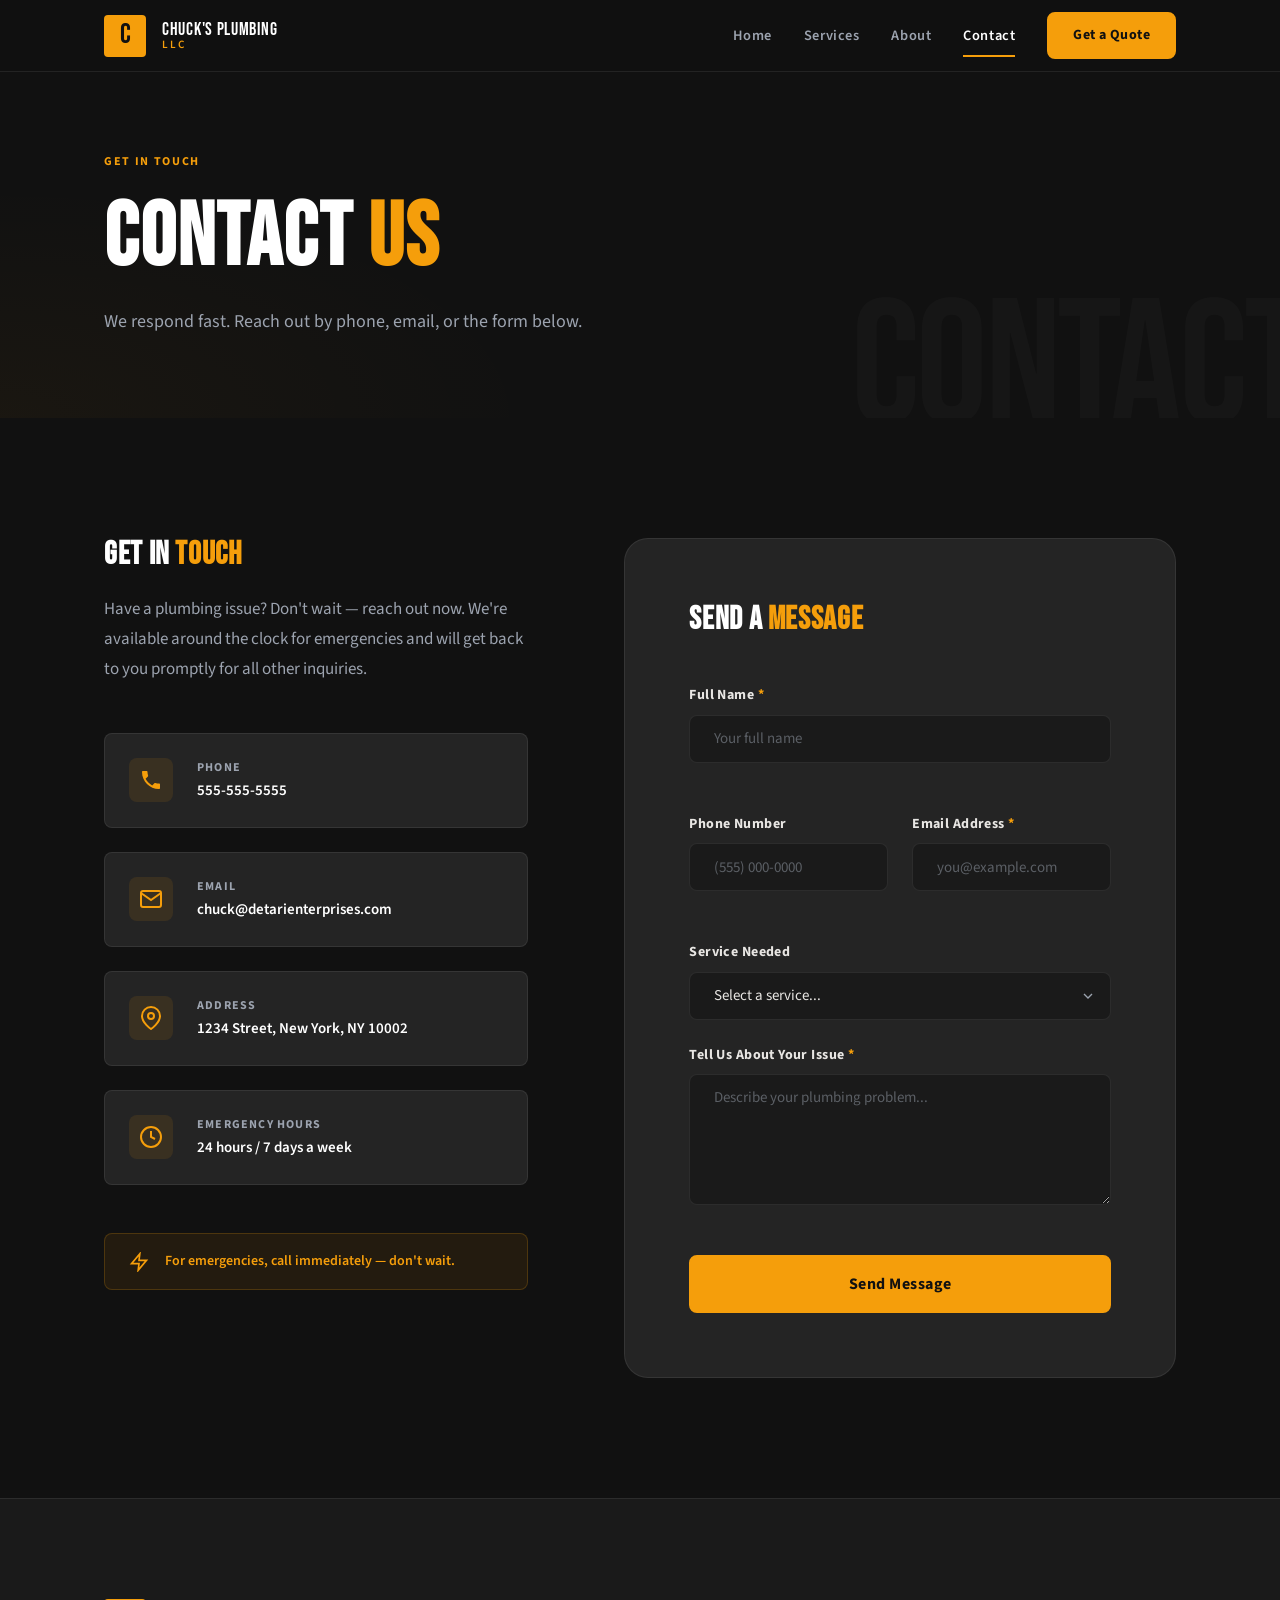
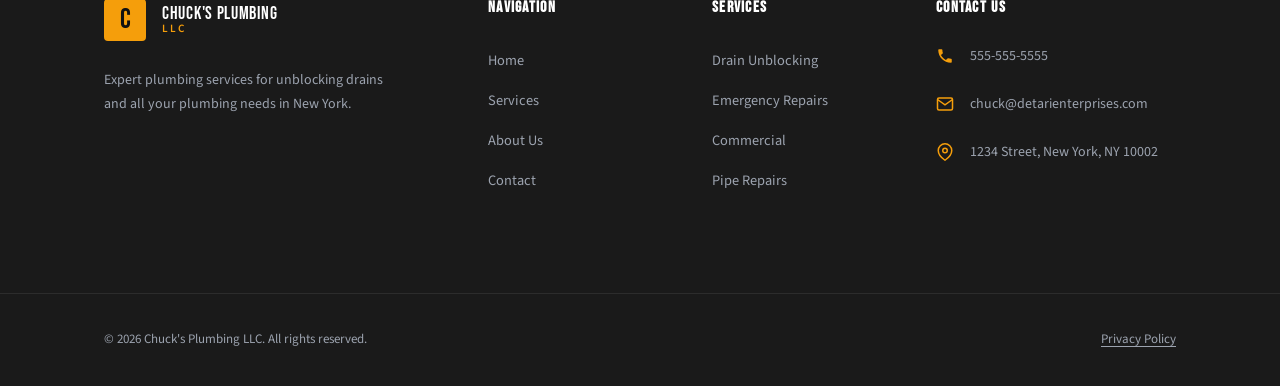
<file: contact.html>
<!DOCTYPE html>
<html lang="en">
<head>
  <meta charset="UTF-8">
  <meta name="viewport" content="width=device-width, initial-scale=1.0">
  <meta name="description" content="Contact Chuck's Plumbing LLC — call us at 555-555-5555 or send a message. Fast response, expert plumbing in New York.">
  <meta property="og:title" content="Contact — Chuck's Plumbing LLC">
  <meta property="og:description" content="Get in touch with Chuck's Plumbing LLC. Available 24/7 for emergency plumbing services in New York.">
  <meta property="og:type" content="website">
  <title>Contact — Chuck's Plumbing LLC</title>
  <link rel="icon" href="data:image/svg+xml,<svg xmlns='http://www.w3.org/2000/svg' viewBox='0 0 100 100'><text y='.9em' font-size='90'>🔧</text></svg>">
  <link rel="preconnect" href="https://fonts.googleapis.com">
  <link rel="preconnect" href="https://fonts.gstatic.com" crossorigin>
  <link href="https://fonts.googleapis.com/css2?family=Bebas+Neue&family=Source+Sans+3:wght@300;400;600;700&display=swap" rel="stylesheet">
  <link rel="stylesheet" href="assets/css/main.css">
</head>
<body>

  <a href="#main" class="skip-link">Skip to content</a>

  <header class="navbar" role="banner">
    <div class="container navbar__inner">
      <a href="index.html" class="navbar__logo" aria-label="Chuck's Plumbing LLC — Home">
        <span class="logo-mark" aria-hidden="true">C</span>
        <div class="logo-text">
          <span class="logo-name">Chuck's Plumbing</span>
          <span class="logo-tagline">LLC</span>
        </div>
      </a>
      <nav class="navbar__links" role="navigation" aria-label="Main navigation">
        <a href="index.html" class="nav-link">Home</a>
        <a href="services.html" class="nav-link">Services</a>
        <a href="about.html" class="nav-link">About</a>
        <a href="contact.html" class="nav-link" aria-current="page">Contact</a>
        <a href="contact.html" class="btn btn--amber btn--sm">Get a Quote</a>
      </nav>
      <button class="hamburger" aria-label="Open navigation menu" aria-expanded="false" aria-controls="mobile-menu">
        <span class="hamburger__line"></span>
        <span class="hamburger__line"></span>
        <span class="hamburger__line"></span>
      </button>
    </div>
    <div class="mobile-menu" id="mobile-menu" aria-hidden="true">
      <nav aria-label="Mobile navigation">
        <a href="index.html" class="mobile-link">Home</a>
        <a href="services.html" class="mobile-link">Services</a>
        <a href="about.html" class="mobile-link">About</a>
        <a href="contact.html" class="mobile-link" aria-current="page">Contact</a>
        <a href="contact.html" class="btn btn--amber mobile-cta">Get a Quote</a>
      </nav>
    </div>
  </header>

  <main id="main">

    <section class="page-hero" aria-labelledby="contact-hero-heading">
      <div class="page-hero__bg-text" aria-hidden="true">CONTACT</div>
      <div class="container page-hero__inner">
        <p class="hero__eyebrow">Get In Touch</p>
        <h1 id="contact-hero-heading" class="page-hero__heading">Contact <span class="text-amber">Us</span></h1>
        <p class="page-hero__sub">We respond fast. Reach out by phone, email, or the form below.</p>
      </div>
    </section>

    <!-- CONTACT SECTION -->
    <section class="contact-section section-padding" aria-labelledby="contact-form-heading">
      <div class="container">
        <div class="contact-grid">

          <!-- CONTACT INFO -->
          <div class="contact-info" data-animate>
            <h2 id="contact-info-heading" class="section-heading" style="font-size:2rem;">Get In <span class="text-amber">Touch</span></h2>
            <p class="section-body">Have a plumbing issue? Don't wait — reach out now. We're available around the clock for emergencies and will get back to you promptly for all other inquiries.</p>

            <div class="contact-details">
              <a href="tel:+5555555555" class="contact-detail-item">
                <div class="contact-detail-icon" aria-hidden="true">
                  <svg width="24" height="24" viewBox="0 0 24 24" fill="currentColor">
                    <path d="M6.6 10.8c1.4 2.8 3.8 5.1 6.6 6.6l2.2-2.2c.3-.3.7-.4 1-.2 1.1.4 2.3.6 3.6.6.6 0 1 .4 1 1V20c0 .6-.4 1-1 1-9.4 0-17-7.6-17-17 0-.6.4-1 1-1h3.5c.6 0 1 .4 1 1 0 1.3.2 2.5.6 3.6.1.3 0 .7-.2 1L6.6 10.8z"/>
                  </svg>
                </div>
                <div>
                  <span class="contact-detail-label">Phone</span>
                  <span class="contact-detail-value">555-555-5555</span>
                </div>
              </a>
              <a href="mailto:chuck@detarienterprises.com" class="contact-detail-item">
                <div class="contact-detail-icon" aria-hidden="true">
                  <svg width="24" height="24" viewBox="0 0 24 24" fill="none" stroke="currentColor" stroke-width="2">
                    <path d="M4 4h16c1.1 0 2 .9 2 2v12c0 1.1-.9 2-2 2H4c-1.1 0-2-.9-2-2V6c0-1.1.9-2 2-2z"/>
                    <polyline points="22,6 12,13 2,6"/>
                  </svg>
                </div>
                <div>
                  <span class="contact-detail-label">Email</span>
                  <span class="contact-detail-value">chuck@detarienterprises.com</span>
                </div>
              </a>
              <div class="contact-detail-item">
                <div class="contact-detail-icon" aria-hidden="true">
                  <svg width="24" height="24" viewBox="0 0 24 24" fill="none" stroke="currentColor" stroke-width="2">
                    <path d="M21 10c0 7-9 13-9 13s-9-6-9-13a9 9 0 0118 0z"/>
                    <circle cx="12" cy="10" r="3"/>
                  </svg>
                </div>
                <div>
                  <span class="contact-detail-label">Address</span>
                  <span class="contact-detail-value">1234 Street, New York, NY 10002</span>
                </div>
              </div>
              <div class="contact-detail-item">
                <div class="contact-detail-icon" aria-hidden="true">
                  <svg width="24" height="24" viewBox="0 0 24 24" fill="none" stroke="currentColor" stroke-width="2">
                    <circle cx="12" cy="12" r="10"/>
                    <polyline points="12 6 12 12 16 14"/>
                  </svg>
                </div>
                <div>
                  <span class="contact-detail-label">Emergency Hours</span>
                  <span class="contact-detail-value">24 hours / 7 days a week</span>
                </div>
              </div>
            </div>

            <div class="contact-emergency-badge">
              <svg width="20" height="20" viewBox="0 0 24 24" fill="none" stroke="currentColor" stroke-width="2" aria-hidden="true"><path d="M13 2L3 14h9l-1 8 10-12h-9l1-8z"/></svg>
              <span>For emergencies, call immediately — don't wait.</span>
            </div>
          </div>

          <!-- CONTACT FORM -->
          <div class="contact-form-wrapper" data-animate>
            <h2 id="contact-form-heading" class="section-heading" style="font-size:2rem;">Send a <span class="text-amber">Message</span></h2>
            <form class="contact-form" id="contact-form" novalidate>
              <div class="form-group">
                <label for="fullName">Full Name <span aria-hidden="true" class="required-star">*</span></label>
                <input
                  type="text"
                  id="fullName"
                  name="fullName"
                  placeholder="Your full name"
                  autocomplete="name"
                  aria-required="true"
                  required
                >
                <span class="form-error" id="fullName-error" role="alert"></span>
              </div>
              <div class="form-row">
                <div class="form-group">
                  <label for="phone">Phone Number</label>
                  <input
                    type="tel"
                    id="phone"
                    name="phone"
                    placeholder="(555) 000-0000"
                    autocomplete="tel"
                  >
                </div>
                <div class="form-group">
                  <label for="email">Email Address <span aria-hidden="true" class="required-star">*</span></label>
                  <input
                    type="email"
                    id="email"
                    name="email"
                    placeholder="you@example.com"
                    autocomplete="email"
                    aria-required="true"
                    required
                  >
                  <span class="form-error" id="email-error" role="alert"></span>
                </div>
              </div>
              <div class="form-group">
                <label for="subject">Service Needed</label>
                <select id="subject" name="subject" autocomplete="off">
                  <option value="" disabled selected>Select a service...</option>
                  <option value="drain-unblocking">Drain Unblocking</option>
                  <option value="emergency-repair">Emergency Repair</option>
                  <option value="commercial">Commercial Plumbing</option>
                  <option value="pipe-repair">Pipe Repair / Replacement</option>
                  <option value="other">Other</option>
                </select>
              </div>
              <div class="form-group">
                <label for="message">Tell Us About Your Issue <span aria-hidden="true" class="required-star">*</span></label>
                <textarea
                  id="message"
                  name="message"
                  rows="5"
                  placeholder="Describe your plumbing problem..."
                  aria-required="true"
                  required
                ></textarea>
                <span class="form-error" id="message-error" role="alert"></span>
              </div>
              <button type="submit" class="btn btn--amber btn--lg btn--full" id="form-submit">
                <span class="btn-text">Send Message</span>
                <svg class="btn-spinner" width="20" height="20" viewBox="0 0 24 24" fill="none" stroke="currentColor" stroke-width="2" aria-hidden="true" style="display:none">
                  <path d="M12 2v4M12 18v4M4.93 4.93l2.83 2.83M16.24 16.24l2.83 2.83M2 12h4M18 12h4M4.93 19.07l2.83-2.83M16.24 7.76l2.83-2.83"/>
                </svg>
              </button>
              <div class="form-success" id="form-success" role="alert" aria-live="polite" style="display:none">
                <svg width="24" height="24" viewBox="0 0 24 24" fill="none" stroke="currentColor" stroke-width="2.5" aria-hidden="true"><polyline points="20 6 9 17 4 12"/></svg>
                <span>Thank you! We've received your message and will be in touch shortly.</span>
              </div>
            </form>
          </div>

        </div>
      </div>
    </section>

  </main>

  <footer class="footer" role="contentinfo">
    <div class="container footer__inner">
      <div class="footer__brand">
        <a href="index.html" class="navbar__logo" aria-label="Chuck's Plumbing LLC">
          <span class="logo-mark" aria-hidden="true">C</span>
          <div class="logo-text">
            <span class="logo-name">Chuck's Plumbing</span>
            <span class="logo-tagline">LLC</span>
          </div>
        </a>
        <p class="footer__desc">Expert plumbing services for unblocking drains and all your plumbing needs in New York.</p>
      </div>
      <div class="footer__nav">
        <h3 class="footer__nav-heading">Navigation</h3>
        <ul>
          <li><a href="index.html">Home</a></li>
          <li><a href="services.html">Services</a></li>
          <li><a href="about.html">About Us</a></li>
          <li><a href="contact.html">Contact</a></li>
        </ul>
      </div>
      <div class="footer__nav">
        <h3 class="footer__nav-heading">Services</h3>
        <ul>
          <li><a href="services.html#drains">Drain Unblocking</a></li>
          <li><a href="services.html#emergency">Emergency Repairs</a></li>
          <li><a href="services.html#commercial">Commercial</a></li>
          <li><a href="services.html#pipes">Pipe Repairs</a></li>
        </ul>
      </div>
      <div class="footer__contact">
        <h3 class="footer__nav-heading">Contact Us</h3>
        <address>
          <a href="tel:+5555555555" class="footer__contact-item">
            <svg width="18" height="18" viewBox="0 0 24 24" fill="currentColor" aria-hidden="true"><path d="M6.6 10.8c1.4 2.8 3.8 5.1 6.6 6.6l2.2-2.2c.3-.3.7-.4 1-.2 1.1.4 2.3.6 3.6.6.6 0 1 .4 1 1V20c0 .6-.4 1-1 1-9.4 0-17-7.6-17-17 0-.6.4-1 1-1h3.5c.6 0 1 .4 1 1 0 1.3.2 2.5.6 3.6.1.3 0 .7-.2 1L6.6 10.8z"/></svg>
            555-555-5555
          </a>
          <a href="mailto:chuck@detarienterprises.com" class="footer__contact-item">
            <svg width="18" height="18" viewBox="0 0 24 24" fill="none" stroke="currentColor" stroke-width="2" aria-hidden="true"><path d="M4 4h16c1.1 0 2 .9 2 2v12c0 1.1-.9 2-2 2H4c-1.1 0-2-.9-2-2V6c0-1.1.9-2 2-2z"/><polyline points="22,6 12,13 2,6"/></svg>
            chuck@detarienterprises.com
          </a>
          <span class="footer__contact-item">
            <svg width="18" height="18" viewBox="0 0 24 24" fill="none" stroke="currentColor" stroke-width="2" aria-hidden="true"><path d="M21 10c0 7-9 13-9 13s-9-6-9-13a9 9 0 0118 0z"/><circle cx="12" cy="10" r="3"/></svg>
            1234 Street, New York, NY 10002
          </span>
        </address>
      </div>
    </div>
    <div class="footer__bottom">
      <div class="container footer__bottom-inner">
        <p>&copy; <span id="year"></span> Chuck's Plumbing LLC. All rights reserved.</p>
        <a href="privacy.html">Privacy Policy</a>
      </div>
    </div>
  </footer>

  <script src="assets/js/main.js" defer></script>
</body>
</html>
</file>
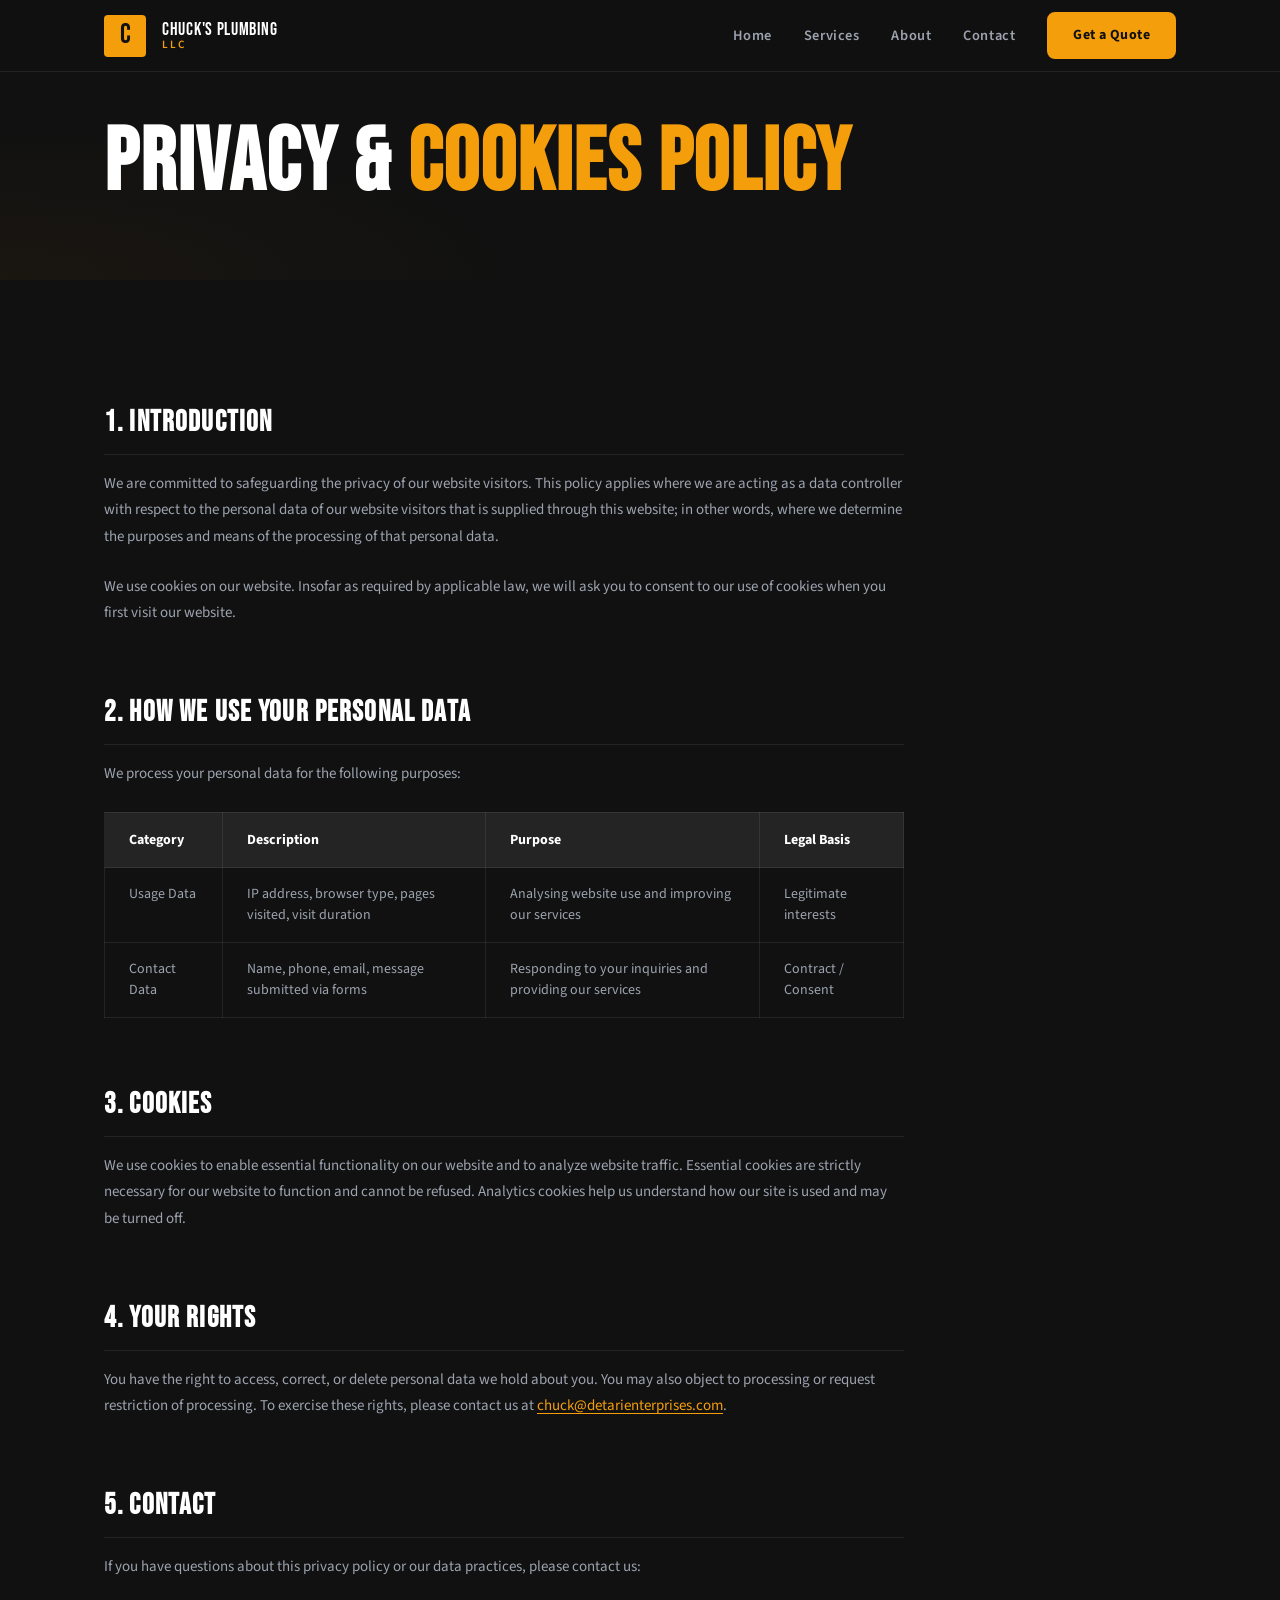
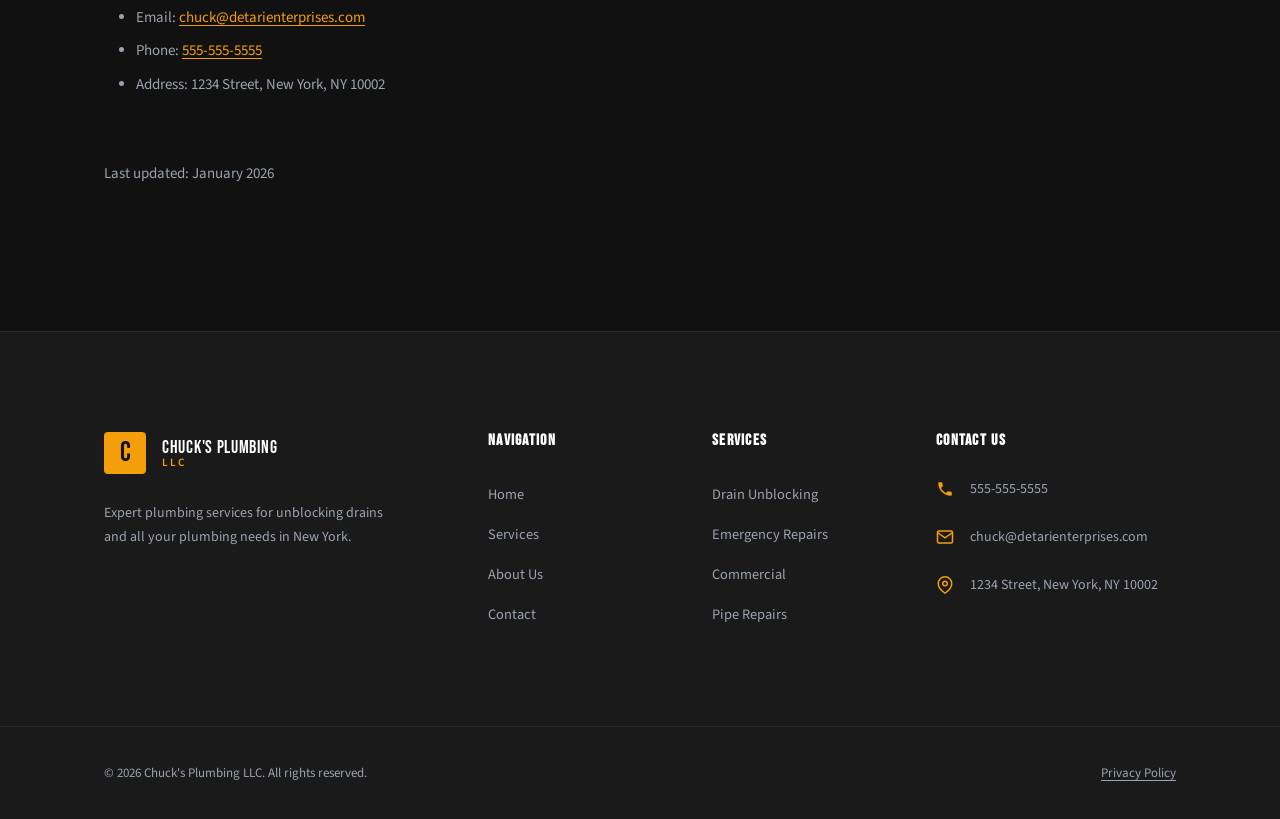
<file: privacy.html>
<!DOCTYPE html>
<html lang="en">
<head>
  <meta charset="UTF-8">
  <meta name="viewport" content="width=device-width, initial-scale=1.0">
  <meta name="description" content="Privacy and Cookies Policy — Chuck's Plumbing LLC">
  <title>Privacy Policy — Chuck's Plumbing LLC</title>
  <link rel="icon" href="data:image/svg+xml,<svg xmlns='http://www.w3.org/2000/svg' viewBox='0 0 100 100'><text y='.9em' font-size='90'>🔧</text></svg>">
  <link rel="preconnect" href="https://fonts.googleapis.com">
  <link rel="preconnect" href="https://fonts.gstatic.com" crossorigin>
  <link href="https://fonts.googleapis.com/css2?family=Bebas+Neue&family=Source+Sans+3:wght@300;400;600;700&display=swap" rel="stylesheet">
  <link rel="stylesheet" href="assets/css/main.css">
</head>
<body>

  <a href="#main" class="skip-link">Skip to content</a>

  <header class="navbar" role="banner">
    <div class="container navbar__inner">
      <a href="index.html" class="navbar__logo" aria-label="Chuck's Plumbing LLC — Home">
        <span class="logo-mark" aria-hidden="true">C</span>
        <div class="logo-text">
          <span class="logo-name">Chuck's Plumbing</span>
          <span class="logo-tagline">LLC</span>
        </div>
      </a>
      <nav class="navbar__links" role="navigation" aria-label="Main navigation">
        <a href="index.html" class="nav-link">Home</a>
        <a href="services.html" class="nav-link">Services</a>
        <a href="about.html" class="nav-link">About</a>
        <a href="contact.html" class="nav-link">Contact</a>
        <a href="contact.html" class="btn btn--amber btn--sm">Get a Quote</a>
      </nav>
      <button class="hamburger" aria-label="Open navigation menu" aria-expanded="false" aria-controls="mobile-menu">
        <span class="hamburger__line"></span>
        <span class="hamburger__line"></span>
        <span class="hamburger__line"></span>
      </button>
    </div>
    <div class="mobile-menu" id="mobile-menu" aria-hidden="true">
      <nav aria-label="Mobile navigation">
        <a href="index.html" class="mobile-link">Home</a>
        <a href="services.html" class="mobile-link">Services</a>
        <a href="about.html" class="mobile-link">About</a>
        <a href="contact.html" class="mobile-link">Contact</a>
        <a href="contact.html" class="btn btn--amber mobile-cta">Get a Quote</a>
      </nav>
    </div>
  </header>

  <main id="main">
    <section class="page-hero page-hero--sm" aria-labelledby="privacy-heading">
      <div class="container page-hero__inner">
        <h1 id="privacy-heading" class="page-hero__heading">Privacy &amp; <span class="text-amber">Cookies Policy</span></h1>
      </div>
    </section>

    <section class="legal-section section-padding">
      <div class="container">
        <div class="legal-content" data-animate>

          <h2>1. Introduction</h2>
          <p>We are committed to safeguarding the privacy of our website visitors. This policy applies where we are acting as a data controller with respect to the personal data of our website visitors that is supplied through this website; in other words, where we determine the purposes and means of the processing of that personal data.</p>
          <p>We use cookies on our website. Insofar as required by applicable law, we will ask you to consent to our use of cookies when you first visit our website.</p>

          <h2>2. How We Use Your Personal Data</h2>
          <p>We process your personal data for the following purposes:</p>
          <table class="legal-table">
            <thead>
              <tr>
                <th>Category</th>
                <th>Description</th>
                <th>Purpose</th>
                <th>Legal Basis</th>
              </tr>
            </thead>
            <tbody>
              <tr>
                <td>Usage Data</td>
                <td>IP address, browser type, pages visited, visit duration</td>
                <td>Analysing website use and improving our services</td>
                <td>Legitimate interests</td>
              </tr>
              <tr>
                <td>Contact Data</td>
                <td>Name, phone, email, message submitted via forms</td>
                <td>Responding to your inquiries and providing our services</td>
                <td>Contract / Consent</td>
              </tr>
            </tbody>
          </table>

          <h2>3. Cookies</h2>
          <p>We use cookies to enable essential functionality on our website and to analyze website traffic. Essential cookies are strictly necessary for our website to function and cannot be refused. Analytics cookies help us understand how our site is used and may be turned off.</p>

          <h2>4. Your Rights</h2>
          <p>You have the right to access, correct, or delete personal data we hold about you. You may also object to processing or request restriction of processing. To exercise these rights, please contact us at <a href="mailto:chuck@detarienterprises.com">chuck@detarienterprises.com</a>.</p>

          <h2>5. Contact</h2>
          <p>If you have questions about this privacy policy or our data practices, please contact us:</p>
          <ul>
            <li>Email: <a href="mailto:chuck@detarienterprises.com">chuck@detarienterprises.com</a></li>
            <li>Phone: <a href="tel:+5555555555">555-555-5555</a></li>
            <li>Address: 1234 Street, New York, NY 10002</li>
          </ul>

          <p class="legal-updated">Last updated: January 2026</p>
        </div>
      </div>
    </section>
  </main>

  <footer class="footer" role="contentinfo">
    <div class="container footer__inner">
      <div class="footer__brand">
        <a href="index.html" class="navbar__logo" aria-label="Chuck's Plumbing LLC">
          <span class="logo-mark" aria-hidden="true">C</span>
          <div class="logo-text">
            <span class="logo-name">Chuck's Plumbing</span>
            <span class="logo-tagline">LLC</span>
          </div>
        </a>
        <p class="footer__desc">Expert plumbing services for unblocking drains and all your plumbing needs in New York.</p>
      </div>
      <div class="footer__nav">
        <h3 class="footer__nav-heading">Navigation</h3>
        <ul>
          <li><a href="index.html">Home</a></li>
          <li><a href="services.html">Services</a></li>
          <li><a href="about.html">About Us</a></li>
          <li><a href="contact.html">Contact</a></li>
        </ul>
      </div>
      <div class="footer__nav">
        <h3 class="footer__nav-heading">Services</h3>
        <ul>
          <li><a href="services.html#drains">Drain Unblocking</a></li>
          <li><a href="services.html#emergency">Emergency Repairs</a></li>
          <li><a href="services.html#commercial">Commercial</a></li>
          <li><a href="services.html#pipes">Pipe Repairs</a></li>
        </ul>
      </div>
      <div class="footer__contact">
        <h3 class="footer__nav-heading">Contact Us</h3>
        <address>
          <a href="tel:+5555555555" class="footer__contact-item">
            <svg width="18" height="18" viewBox="0 0 24 24" fill="currentColor" aria-hidden="true"><path d="M6.6 10.8c1.4 2.8 3.8 5.1 6.6 6.6l2.2-2.2c.3-.3.7-.4 1-.2 1.1.4 2.3.6 3.6.6.6 0 1 .4 1 1V20c0 .6-.4 1-1 1-9.4 0-17-7.6-17-17 0-.6.4-1 1-1h3.5c.6 0 1 .4 1 1 0 1.3.2 2.5.6 3.6.1.3 0 .7-.2 1L6.6 10.8z"/></svg>
            555-555-5555
          </a>
          <a href="mailto:chuck@detarienterprises.com" class="footer__contact-item">
            <svg width="18" height="18" viewBox="0 0 24 24" fill="none" stroke="currentColor" stroke-width="2" aria-hidden="true"><path d="M4 4h16c1.1 0 2 .9 2 2v12c0 1.1-.9 2-2 2H4c-1.1 0-2-.9-2-2V6c0-1.1.9-2 2-2z"/><polyline points="22,6 12,13 2,6"/></svg>
            chuck@detarienterprises.com
          </a>
          <span class="footer__contact-item">
            <svg width="18" height="18" viewBox="0 0 24 24" fill="none" stroke="currentColor" stroke-width="2" aria-hidden="true"><path d="M21 10c0 7-9 13-9 13s-9-6-9-13a9 9 0 0118 0z"/><circle cx="12" cy="10" r="3"/></svg>
            1234 Street, New York, NY 10002
          </span>
        </address>
      </div>
    </div>
    <div class="footer__bottom">
      <div class="container footer__bottom-inner">
        <p>&copy; <span id="year"></span> Chuck's Plumbing LLC. All rights reserved.</p>
        <a href="privacy.html">Privacy Policy</a>
      </div>
    </div>
  </footer>

  <script src="assets/js/main.js" defer></script>
</body>
</html>
</file>
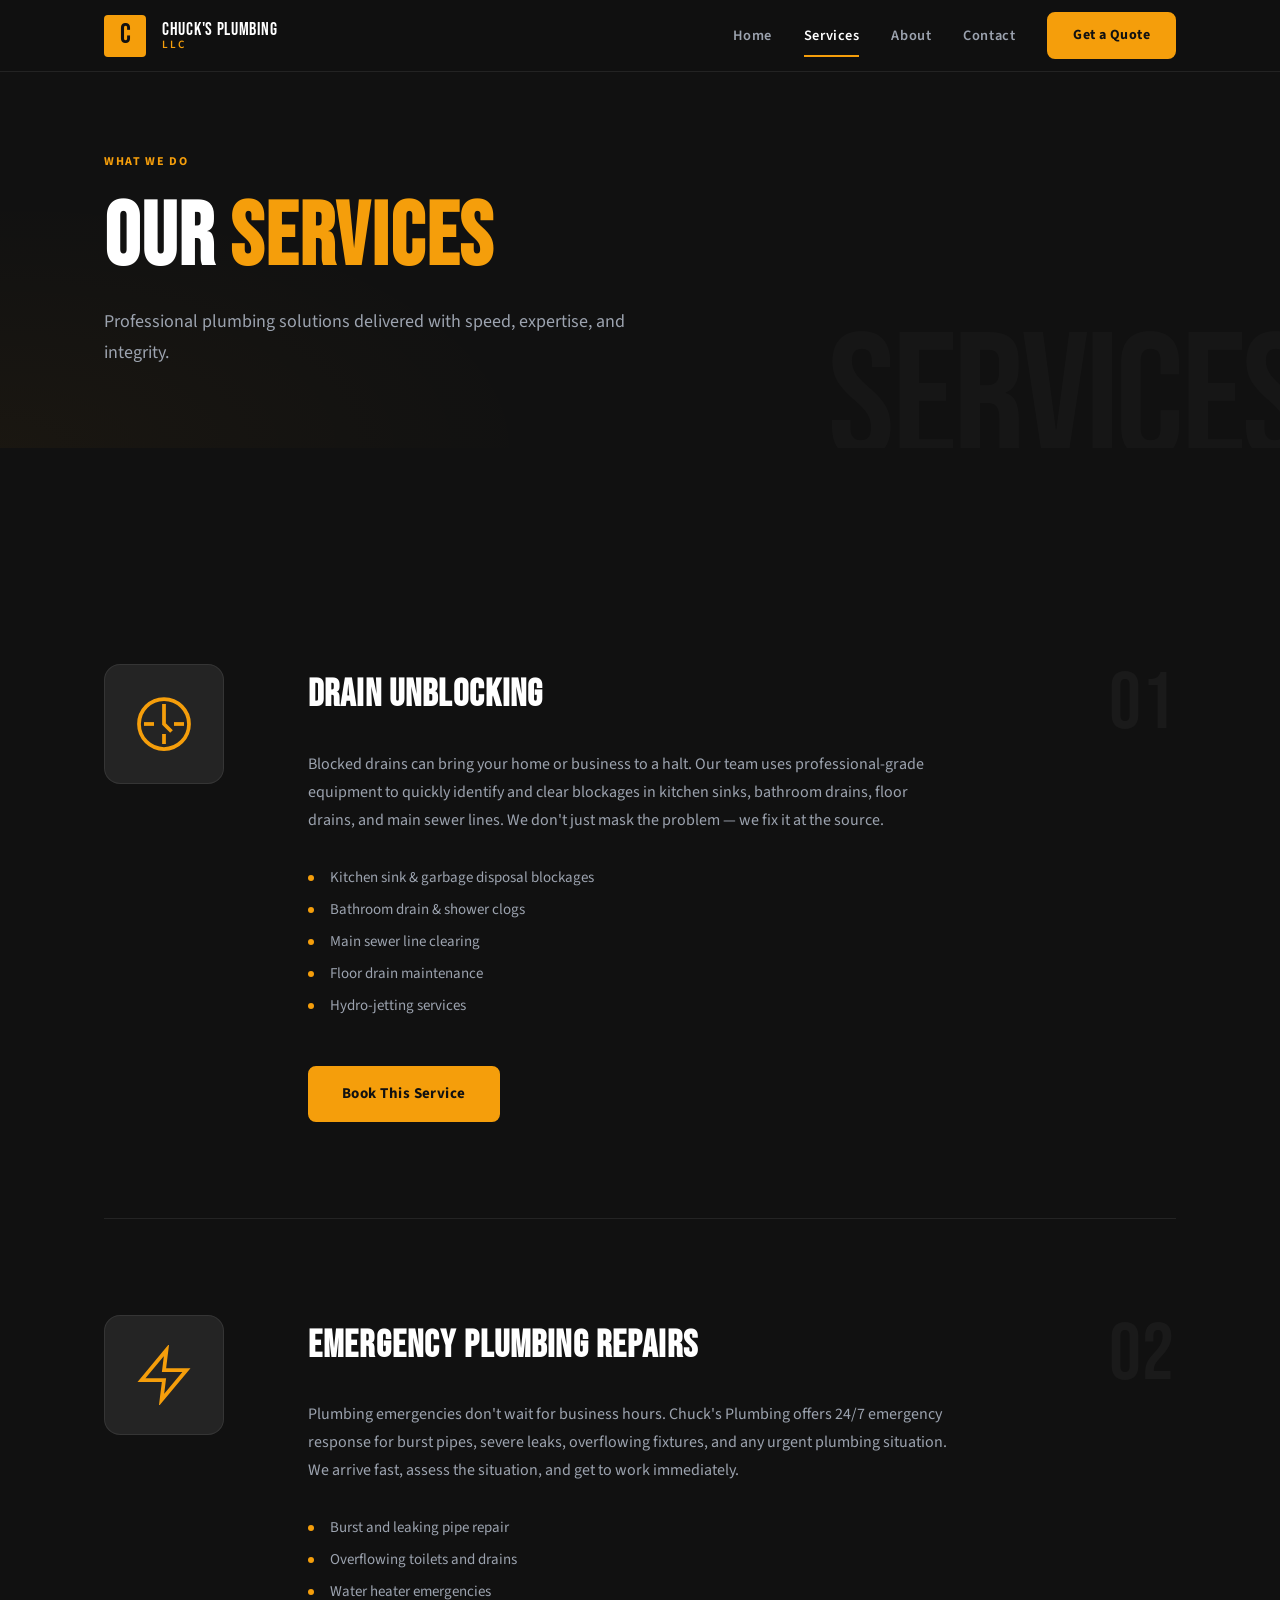
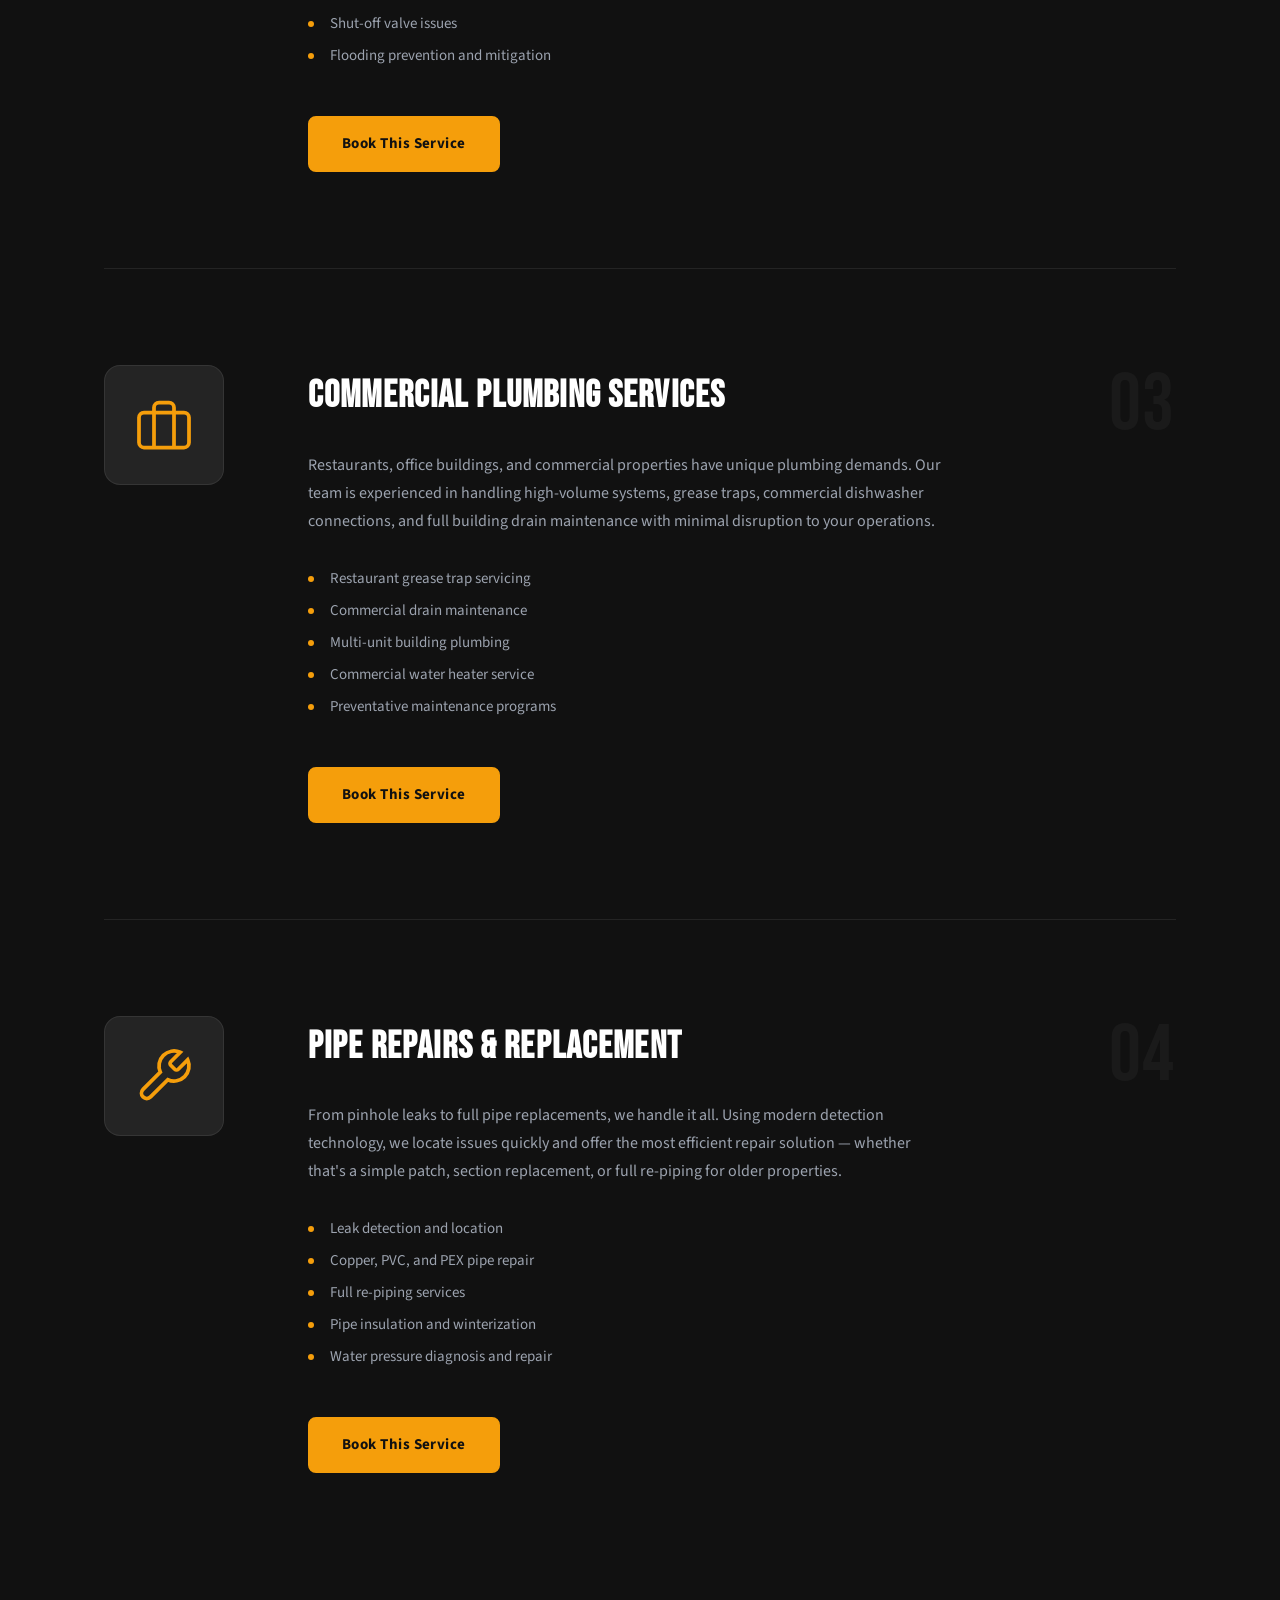
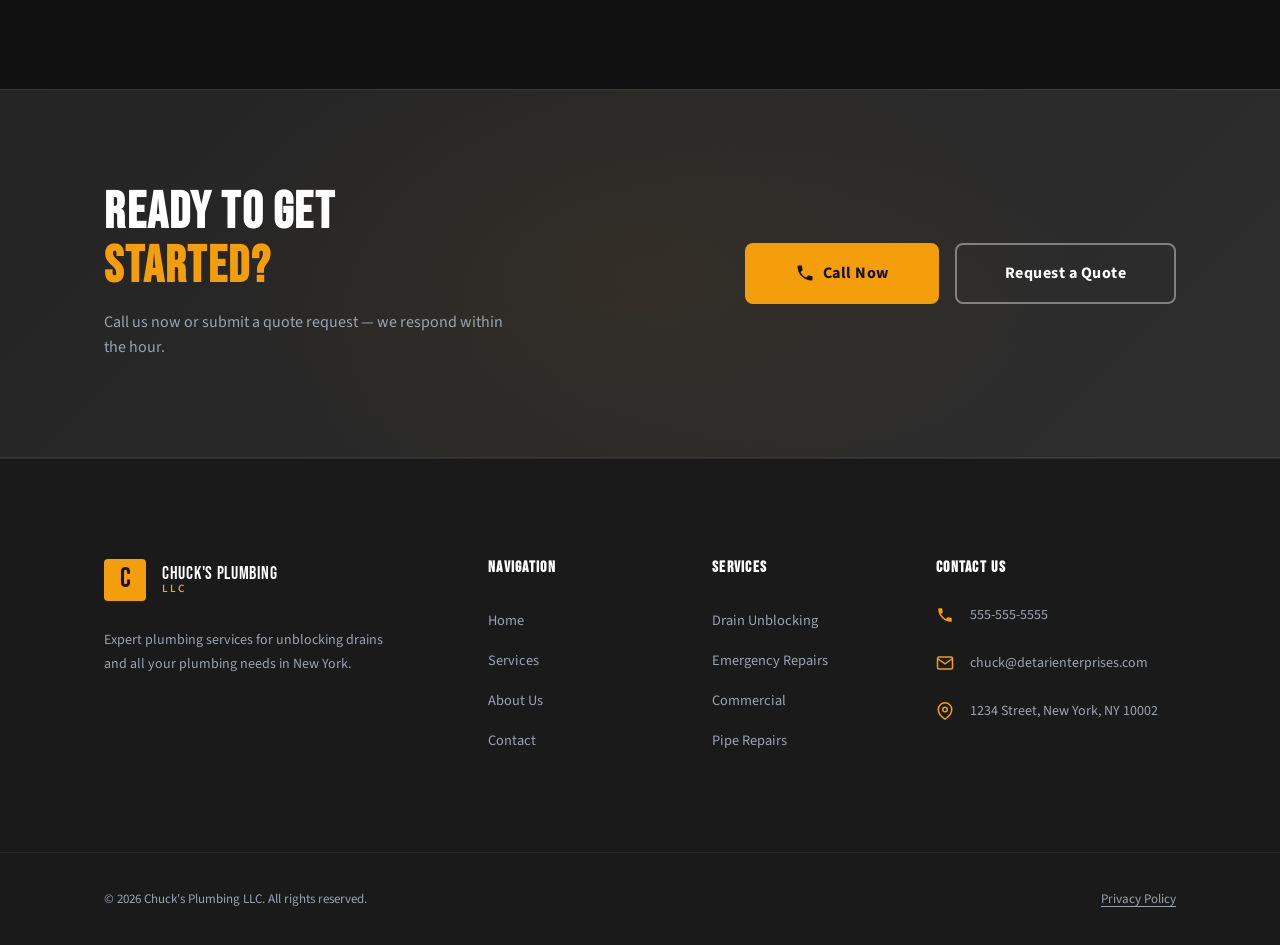
<file: services.html>
<!DOCTYPE html>
<html lang="en">
<head>
  <meta charset="UTF-8">
  <meta name="viewport" content="width=device-width, initial-scale=1.0">
  <meta name="description" content="Chuck's Plumbing LLC services — drain unblocking, emergency plumbing, pipe repairs, and commercial plumbing in New York.">
  <meta property="og:title" content="Services — Chuck's Plumbing LLC">
  <meta property="og:description" content="Professional plumbing services in New York. Drain unblocking, emergency repairs, and more.">
  <meta property="og:type" content="website">
  <title>Services — Chuck's Plumbing LLC</title>
  <link rel="icon" href="data:image/svg+xml,<svg xmlns='http://www.w3.org/2000/svg' viewBox='0 0 100 100'><text y='.9em' font-size='90'>🔧</text></svg>">
  <link rel="preconnect" href="https://fonts.googleapis.com">
  <link rel="preconnect" href="https://fonts.gstatic.com" crossorigin>
  <link href="https://fonts.googleapis.com/css2?family=Bebas+Neue&family=Source+Sans+3:wght@300;400;600;700&display=swap" rel="stylesheet">
  <link rel="stylesheet" href="assets/css/main.css">
</head>
<body>

  <a href="#main" class="skip-link">Skip to content</a>

  <header class="navbar" role="banner">
    <div class="container navbar__inner">
      <a href="index.html" class="navbar__logo" aria-label="Chuck's Plumbing LLC — Home">
        <span class="logo-mark" aria-hidden="true">C</span>
        <div class="logo-text">
          <span class="logo-name">Chuck's Plumbing</span>
          <span class="logo-tagline">LLC</span>
        </div>
      </a>
      <nav class="navbar__links" role="navigation" aria-label="Main navigation">
        <a href="index.html" class="nav-link">Home</a>
        <a href="services.html" class="nav-link" aria-current="page">Services</a>
        <a href="about.html" class="nav-link">About</a>
        <a href="contact.html" class="nav-link">Contact</a>
        <a href="contact.html" class="btn btn--amber btn--sm">Get a Quote</a>
      </nav>
      <button class="hamburger" aria-label="Open navigation menu" aria-expanded="false" aria-controls="mobile-menu">
        <span class="hamburger__line"></span>
        <span class="hamburger__line"></span>
        <span class="hamburger__line"></span>
      </button>
    </div>
    <div class="mobile-menu" id="mobile-menu" aria-hidden="true">
      <nav aria-label="Mobile navigation">
        <a href="index.html" class="mobile-link">Home</a>
        <a href="services.html" class="mobile-link" aria-current="page">Services</a>
        <a href="about.html" class="mobile-link">About</a>
        <a href="contact.html" class="mobile-link">Contact</a>
        <a href="contact.html" class="btn btn--amber mobile-cta">Get a Quote</a>
      </nav>
    </div>
  </header>

  <main id="main">

    <!-- PAGE HERO -->
    <section class="page-hero" aria-labelledby="page-hero-heading">
      <div class="page-hero__bg-text" aria-hidden="true">SERVICES</div>
      <div class="container page-hero__inner">
        <p class="hero__eyebrow">What We Do</p>
        <h1 id="page-hero-heading" class="page-hero__heading">Our <span class="text-amber">Services</span></h1>
        <p class="page-hero__sub">Professional plumbing solutions delivered with speed, expertise, and integrity.</p>
      </div>
    </section>

    <!-- SERVICES DETAIL -->
    <section class="services-detail section-padding">
      <div class="container">

        <div class="service-row" id="drains" data-animate>
          <div class="service-row__icon" aria-hidden="true">
            <svg width="60" height="60" viewBox="0 0 24 24" fill="none" stroke="currentColor" stroke-width="1.5">
              <circle cx="12" cy="12" r="10"/>
              <path d="M12 8v4l3 3"/>
              <path d="M8 12H4"/>
              <path d="M20 12h-4"/>
              <path d="M12 4v4"/>
              <path d="M12 16v4"/>
            </svg>
          </div>
          <div class="service-row__content">
            <span class="service-number" aria-hidden="true">01</span>
            <h2>Drain Unblocking</h2>
            <p>Blocked drains can bring your home or business to a halt. Our team uses professional-grade equipment to quickly identify and clear blockages in kitchen sinks, bathroom drains, floor drains, and main sewer lines. We don't just mask the problem — we fix it at the source.</p>
            <ul class="service-list">
              <li>Kitchen sink & garbage disposal blockages</li>
              <li>Bathroom drain & shower clogs</li>
              <li>Main sewer line clearing</li>
              <li>Floor drain maintenance</li>
              <li>Hydro-jetting services</li>
            </ul>
            <a href="contact.html" class="btn btn--amber">Book This Service</a>
          </div>
        </div>

        <div class="service-row service-row--alt" id="emergency" data-animate>
          <div class="service-row__icon" aria-hidden="true">
            <svg width="60" height="60" viewBox="0 0 24 24" fill="none" stroke="currentColor" stroke-width="1.5">
              <path d="M13 2L3 14h9l-1 8 10-12h-9l1-8z"/>
            </svg>
          </div>
          <div class="service-row__content">
            <span class="service-number" aria-hidden="true">02</span>
            <h2>Emergency Plumbing Repairs</h2>
            <p>Plumbing emergencies don't wait for business hours. Chuck's Plumbing offers 24/7 emergency response for burst pipes, severe leaks, overflowing fixtures, and any urgent plumbing situation. We arrive fast, assess the situation, and get to work immediately.</p>
            <ul class="service-list">
              <li>Burst and leaking pipe repair</li>
              <li>Overflowing toilets and drains</li>
              <li>Water heater emergencies</li>
              <li>Shut-off valve issues</li>
              <li>Flooding prevention and mitigation</li>
            </ul>
            <a href="contact.html" class="btn btn--amber">Book This Service</a>
          </div>
        </div>

        <div class="service-row" id="commercial" data-animate>
          <div class="service-row__icon" aria-hidden="true">
            <svg width="60" height="60" viewBox="0 0 24 24" fill="none" stroke="currentColor" stroke-width="1.5">
              <rect x="2" y="7" width="20" height="14" rx="2" ry="2"/>
              <path d="M16 21V5a2 2 0 00-2-2h-4a2 2 0 00-2 2v16"/>
            </svg>
          </div>
          <div class="service-row__content">
            <span class="service-number" aria-hidden="true">03</span>
            <h2>Commercial Plumbing Services</h2>
            <p>Restaurants, office buildings, and commercial properties have unique plumbing demands. Our team is experienced in handling high-volume systems, grease traps, commercial dishwasher connections, and full building drain maintenance with minimal disruption to your operations.</p>
            <ul class="service-list">
              <li>Restaurant grease trap servicing</li>
              <li>Commercial drain maintenance</li>
              <li>Multi-unit building plumbing</li>
              <li>Commercial water heater service</li>
              <li>Preventative maintenance programs</li>
            </ul>
            <a href="contact.html" class="btn btn--amber">Book This Service</a>
          </div>
        </div>

        <div class="service-row service-row--alt" id="pipes" data-animate>
          <div class="service-row__icon" aria-hidden="true">
            <svg width="60" height="60" viewBox="0 0 24 24" fill="none" stroke="currentColor" stroke-width="1.5">
              <path d="M14.7 6.3a1 1 0 000 1.4l1.6 1.6a1 1 0 001.4 0l3.77-3.77a6 6 0 01-7.94 7.94l-6.91 6.91a2.12 2.12 0 01-3-3l6.91-6.91a6 6 0 017.94-7.94l-3.76 3.76z"/>
            </svg>
          </div>
          <div class="service-row__content">
            <span class="service-number" aria-hidden="true">04</span>
            <h2>Pipe Repairs & Replacement</h2>
            <p>From pinhole leaks to full pipe replacements, we handle it all. Using modern detection technology, we locate issues quickly and offer the most efficient repair solution — whether that's a simple patch, section replacement, or full re-piping for older properties.</p>
            <ul class="service-list">
              <li>Leak detection and location</li>
              <li>Copper, PVC, and PEX pipe repair</li>
              <li>Full re-piping services</li>
              <li>Pipe insulation and winterization</li>
              <li>Water pressure diagnosis and repair</li>
            </ul>
            <a href="contact.html" class="btn btn--amber">Book This Service</a>
          </div>
        </div>

      </div>
    </section>

    <!-- CTA BANNER -->
    <section class="cta-banner" aria-labelledby="services-cta-heading">
      <div class="container cta-banner__inner" data-animate>
        <div>
          <h2 id="services-cta-heading" class="cta-banner__heading">Ready to Get<br><span class="text-amber">Started?</span></h2>
          <p class="cta-banner__sub">Call us now or submit a quote request — we respond within the hour.</p>
        </div>
        <div class="cta-banner__actions">
          <a href="tel:+5555555555" class="btn btn--amber btn--lg">
            <svg width="20" height="20" viewBox="0 0 24 24" fill="currentColor" aria-hidden="true"><path d="M6.6 10.8c1.4 2.8 3.8 5.1 6.6 6.6l2.2-2.2c.3-.3.7-.4 1-.2 1.1.4 2.3.6 3.6.6.6 0 1 .4 1 1V20c0 .6-.4 1-1 1-9.4 0-17-7.6-17-17 0-.6.4-1 1-1h3.5c.6 0 1 .4 1 1 0 1.3.2 2.5.6 3.6.1.3 0 .7-.2 1L6.6 10.8z"/></svg>
            Call Now
          </a>
          <a href="contact.html" class="btn btn--outline-light btn--lg">Request a Quote</a>
        </div>
      </div>
    </section>

  </main>

  <footer class="footer" role="contentinfo">
    <div class="container footer__inner">
      <div class="footer__brand">
        <a href="index.html" class="navbar__logo" aria-label="Chuck's Plumbing LLC">
          <span class="logo-mark" aria-hidden="true">C</span>
          <div class="logo-text">
            <span class="logo-name">Chuck's Plumbing</span>
            <span class="logo-tagline">LLC</span>
          </div>
        </a>
        <p class="footer__desc">Expert plumbing services for unblocking drains and all your plumbing needs in New York.</p>
      </div>
      <div class="footer__nav">
        <h3 class="footer__nav-heading">Navigation</h3>
        <ul>
          <li><a href="index.html">Home</a></li>
          <li><a href="services.html">Services</a></li>
          <li><a href="about.html">About Us</a></li>
          <li><a href="contact.html">Contact</a></li>
        </ul>
      </div>
      <div class="footer__nav">
        <h3 class="footer__nav-heading">Services</h3>
        <ul>
          <li><a href="services.html#drains">Drain Unblocking</a></li>
          <li><a href="services.html#emergency">Emergency Repairs</a></li>
          <li><a href="services.html#commercial">Commercial</a></li>
          <li><a href="services.html#pipes">Pipe Repairs</a></li>
        </ul>
      </div>
      <div class="footer__contact">
        <h3 class="footer__nav-heading">Contact Us</h3>
        <address>
          <a href="tel:+5555555555" class="footer__contact-item">
            <svg width="18" height="18" viewBox="0 0 24 24" fill="currentColor" aria-hidden="true"><path d="M6.6 10.8c1.4 2.8 3.8 5.1 6.6 6.6l2.2-2.2c.3-.3.7-.4 1-.2 1.1.4 2.3.6 3.6.6.6 0 1 .4 1 1V20c0 .6-.4 1-1 1-9.4 0-17-7.6-17-17 0-.6.4-1 1-1h3.5c.6 0 1 .4 1 1 0 1.3.2 2.5.6 3.6.1.3 0 .7-.2 1L6.6 10.8z"/></svg>
            555-555-5555
          </a>
          <a href="mailto:chuck@detarienterprises.com" class="footer__contact-item">
            <svg width="18" height="18" viewBox="0 0 24 24" fill="none" stroke="currentColor" stroke-width="2" aria-hidden="true"><path d="M4 4h16c1.1 0 2 .9 2 2v12c0 1.1-.9 2-2 2H4c-1.1 0-2-.9-2-2V6c0-1.1.9-2 2-2z"/><polyline points="22,6 12,13 2,6"/></svg>
            chuck@detarienterprises.com
          </a>
          <span class="footer__contact-item">
            <svg width="18" height="18" viewBox="0 0 24 24" fill="none" stroke="currentColor" stroke-width="2" aria-hidden="true"><path d="M21 10c0 7-9 13-9 13s-9-6-9-13a9 9 0 0118 0z"/><circle cx="12" cy="10" r="3"/></svg>
            1234 Street, New York, NY 10002
          </span>
        </address>
      </div>
    </div>
    <div class="footer__bottom">
      <div class="container footer__bottom-inner">
        <p>&copy; <span id="year"></span> Chuck's Plumbing LLC. All rights reserved.</p>
        <a href="privacy.html">Privacy Policy</a>
      </div>
    </div>
  </footer>

  <script src="assets/js/main.js" defer></script>
</body>
</html>
</file>
<file: assets/css/main.css>
/* =============================================================================
   CHUCK'S PLUMBING LLC — MAIN STYLESHEET
   Design System: Industrial Dark + Amber Accent
   Fonts: Bebas Neue (display) + Source Sans 3 (body)
   ============================================================================= */

/* ─── CUSTOM PROPERTIES ────────────────────────────────────────────────────── */
:root {
  /* Brand Colors */
  --color-dark:        #111111;
  --color-dark-2:      #1a1a1a;
  --color-dark-3:      #242424;
  --color-dark-4:      #2e2e2e;
  --color-amber:       #f59e0b;
  --color-amber-dark:  #d97706;
  --color-amber-light: #fcd34d;
  --color-white:       #ffffff;
  --color-off-white:   #f8f7f5;
  --color-text:        #e8e6e3;
  --color-text-muted:  #9ca3af;
  --color-border:      rgba(255,255,255,0.08);

  /* Typography */
  --font-display: 'Bebas Neue', 'Impact', sans-serif;
  --font-body:    'Source Sans 3', 'Segoe UI', sans-serif;

  /* Easing */
  --ease-out:    cubic-bezier(0.23, 1, 0.32, 1);
  --ease-in-out: cubic-bezier(0.77, 0, 0.175, 1);
  --ease-spring: cubic-bezier(0.34, 1.56, 0.64, 1);

  /* Spacing */
  --space-1:  4px;
  --space-2:  8px;
  --space-3:  16px;
  --space-4:  24px;
  --space-5:  32px;
  --space-6:  48px;
  --space-7:  64px;
  --space-8:  96px;
  --space-9:  128px;

  /* Radius */
  --radius-sm:   4px;
  --radius-md:   8px;
  --radius-lg:   16px;
  --radius-xl:   24px;
  --radius-full: 9999px;

  /* Navbar height */
  --navbar-h: 72px;
}

/* ─── RESET & BASE ──────────────────────────────────────────────────────────── */
*, *::before, *::after {
  box-sizing: border-box;
  margin: 0;
  padding: 0;
}

html {
  scroll-behavior: smooth;
  font-size: 16px;
  -webkit-text-size-adjust: 100%;
}

body {
  font-family: var(--font-body);
  font-size: 1rem;
  line-height: 1.6;
  color: var(--color-text);
  background-color: var(--color-dark);
  -webkit-font-smoothing: antialiased;
  -moz-osx-font-smoothing: grayscale;
  overflow-x: hidden;
}

img {
  max-width: 100%;
  height: auto;
  display: block;
}

a {
  color: inherit;
  text-decoration: none;
}

ul {
  list-style: none;
}

button {
  cursor: pointer;
  font-family: var(--font-body);
  border: none;
  background: none;
}

input, textarea, select {
  font-family: var(--font-body);
}

address {
  font-style: normal;
}

/* ─── ACCESSIBILITY ─────────────────────────────────────────────────────────── */
.skip-link {
  position: absolute;
  top: -100px;
  left: var(--space-4);
  background: var(--color-amber);
  color: var(--color-dark);
  font-weight: 700;
  padding: var(--space-2) var(--space-4);
  border-radius: var(--radius-md);
  z-index: 9999;
  transition: top 150ms var(--ease-out);
  font-size: 0.875rem;
}
.skip-link:focus {
  top: var(--space-4);
}

:focus-visible {
  outline: 2px solid var(--color-amber);
  outline-offset: 3px;
  border-radius: var(--radius-sm);
}
:focus:not(:focus-visible) {
  outline: none;
}

/* ─── TYPOGRAPHY ────────────────────────────────────────────────────────────── */
.text-amber { color: var(--color-amber); }

.section-eyebrow {
  font-family: var(--font-body);
  font-size: 0.75rem;
  font-weight: 700;
  letter-spacing: 0.12em;
  text-transform: uppercase;
  color: var(--color-amber);
  margin-bottom: var(--space-3);
  display: block;
}

.section-heading {
  font-family: var(--font-display);
  font-size: clamp(2.5rem, 5vw, 3.5rem);
  line-height: 1.05;
  letter-spacing: 0.02em;
  color: var(--color-white);
  margin-bottom: var(--space-4);
}

.section-body {
  font-size: 1.0625rem;
  line-height: 1.75;
  color: var(--color-text-muted);
  margin-bottom: var(--space-4);
  max-width: 600px;
}

/* ─── LAYOUT ────────────────────────────────────────────────────────────────── */
.container {
  width: 100%;
  padding: 0 var(--space-4);
  margin: 0 auto;
}

@media (min-width: 768px) {
  .container {
    padding: 0 var(--space-5);
    max-width: 1200px;
  }
}

@media (min-width: 1024px) {
  .container {
    padding: 0 var(--space-7);
  }
}

.section-padding {
  padding: clamp(64px, 10vw, 120px) 0;
}

.section-header {
  text-align: center;
  margin-bottom: var(--space-8);
}
.section-header .section-body {
  margin: 0 auto;
}

/* ─── BUTTONS ────────────────────────────────────────────────────────────────── */
.btn {
  display: inline-flex;
  align-items: center;
  gap: var(--space-2);
  font-family: var(--font-body);
  font-size: 0.9375rem;
  font-weight: 700;
  letter-spacing: 0.03em;
  padding: 14px var(--space-5);
  border-radius: var(--radius-md);
  min-height: 48px;
  transition: 
    transform 120ms var(--ease-out),
    background-color 150ms var(--ease-out),
    box-shadow 150ms var(--ease-out),
    color 150ms var(--ease-out),
    border-color 150ms var(--ease-out);
  white-space: nowrap;
  text-decoration: none;
  cursor: pointer;
  border: 2px solid transparent;
}

.btn:hover  { transform: translateY(-2px); }
.btn:active { transform: scale(0.97); transition-duration: 80ms; }

.btn--sm {
  padding: 10px var(--space-4);
  font-size: 0.875rem;
  min-height: 44px;
}

.btn--lg {
  padding: 16px var(--space-6);
  font-size: 1rem;
  min-height: 52px;
}

.btn--full {
  width: 100%;
  justify-content: center;
}

.btn--amber {
  background-color: var(--color-amber);
  color: var(--color-dark);
  border-color: var(--color-amber);
}
.btn--amber:hover {
  background-color: var(--color-amber-light);
  border-color: var(--color-amber-light);
  box-shadow: 0 8px 24px rgba(245, 158, 11, 0.35);
}

.btn--outline {
  background: transparent;
  color: var(--color-white);
  border-color: rgba(255,255,255,0.3);
}
.btn--outline:hover {
  border-color: var(--color-white);
  background: rgba(255,255,255,0.06);
  box-shadow: 0 4px 16px rgba(0,0,0,0.2);
}

.btn--outline-light {
  background: transparent;
  color: var(--color-white);
  border-color: rgba(255,255,255,0.4);
}
.btn--outline-light:hover {
  border-color: var(--color-white);
  background: rgba(255,255,255,0.08);
}

/* ─── NAVBAR ────────────────────────────────────────────────────────────────── */
.navbar {
  position: fixed;
  top: 0;
  left: 0;
  right: 0;
  z-index: 1000;
  height: var(--navbar-h);
  background: rgba(17,17,17,0.92);
  backdrop-filter: blur(12px);
  -webkit-backdrop-filter: blur(12px);
  border-bottom: 1px solid var(--color-border);
  transition: background 200ms var(--ease-out), box-shadow 200ms var(--ease-out);
}

.navbar.scrolled {
  background: rgba(17,17,17,0.98);
  box-shadow: 0 4px 32px rgba(0,0,0,0.4);
}

.navbar__inner {
  height: 100%;
  display: flex;
  align-items: center;
  justify-content: space-between;
}

.navbar__logo {
  display: flex;
  align-items: center;
  gap: var(--space-3);
  text-decoration: none;
  min-height: 44px;
  padding: var(--space-1) 0;
}

.logo-mark {
  width: 42px;
  height: 42px;
  background: var(--color-amber);
  color: var(--color-dark);
  font-family: var(--font-display);
  font-size: 1.75rem;
  display: flex;
  align-items: center;
  justify-content: center;
  border-radius: var(--radius-sm);
  flex-shrink: 0;
  transition: transform 150ms var(--ease-spring);
}

.navbar__logo:hover .logo-mark {
  transform: scale(1.05);
}

.logo-text {
  display: flex;
  flex-direction: column;
  line-height: 1.1;
}

.logo-name {
  font-family: var(--font-display);
  font-size: 1.1rem;
  letter-spacing: 0.04em;
  color: var(--color-white);
}

.logo-tagline {
  font-size: 0.7rem;
  letter-spacing: 0.16em;
  text-transform: uppercase;
  color: var(--color-amber);
  font-weight: 600;
}

.navbar__links {
  display: none;
  align-items: center;
  gap: var(--space-5);
}

@media (min-width: 900px) {
  .navbar__links { display: flex; }
}

.nav-link {
  font-size: 0.9rem;
  font-weight: 600;
  letter-spacing: 0.04em;
  color: var(--color-text-muted);
  text-decoration: none;
  padding: var(--space-2) 0;
  position: relative;
  min-height: 44px;
  display: flex;
  align-items: center;
  transition: color 150ms var(--ease-out);
}

.nav-link::after {
  content: '';
  position: absolute;
  bottom: 0;
  left: 0;
  right: 0;
  height: 2px;
  background: var(--color-amber);
  transform: scaleX(0);
  transform-origin: left;
  transition: transform 200ms var(--ease-out);
}

.nav-link:hover,
.nav-link[aria-current="page"] {
  color: var(--color-white);
}

.nav-link[aria-current="page"]::after,
.nav-link:hover::after {
  transform: scaleX(1);
}

/* ─── HAMBURGER ──────────────────────────────────────────────────────────────── */
.hamburger {
  display: flex;
  flex-direction: column;
  justify-content: center;
  gap: 5px;
  width: 44px;
  height: 44px;
  padding: 10px;
  border-radius: var(--radius-sm);
  transition: background 150ms var(--ease-out);
}

@media (min-width: 900px) {
  .hamburger { display: none; }
}

.hamburger:hover {
  background: rgba(255,255,255,0.06);
}

.hamburger__line {
  display: block;
  width: 100%;
  height: 2px;
  background: var(--color-white);
  border-radius: 2px;
  transition: transform 200ms var(--ease-out), opacity 150ms var(--ease-out);
  transform-origin: center;
}

.hamburger.active .hamburger__line:nth-child(1) {
  transform: translateY(7px) rotate(45deg);
}
.hamburger.active .hamburger__line:nth-child(2) {
  opacity: 0;
  transform: scaleX(0);
}
.hamburger.active .hamburger__line:nth-child(3) {
  transform: translateY(-7px) rotate(-45deg);
}

/* ─── MOBILE MENU ───────────────────────────────────────────────────────────── */
.mobile-menu {
  position: fixed;
  top: var(--navbar-h);
  left: 0;
  right: 0;
  bottom: 0;
  background: var(--color-dark-2);
  z-index: 999;
  padding: var(--space-6) var(--space-4);
  display: flex;
  flex-direction: column;
  transform: translateX(100%);
  transition: transform 300ms var(--ease-out);
  overflow-y: auto;
}

.mobile-menu.open {
  transform: translateX(0);
}

.mobile-menu nav {
  display: flex;
  flex-direction: column;
  gap: var(--space-2);
}

.mobile-link {
  display: block;
  font-family: var(--font-display);
  font-size: 2rem;
  letter-spacing: 0.04em;
  color: var(--color-text-muted);
  padding: var(--space-3) 0;
  border-bottom: 1px solid var(--color-border);
  min-height: 64px;
  display: flex;
  align-items: center;
  transition: color 150ms var(--ease-out), padding-left 150ms var(--ease-out);
}

.mobile-link:hover,
.mobile-link[aria-current="page"] {
  color: var(--color-amber);
  padding-left: var(--space-3);
}

.mobile-cta {
  margin-top: var(--space-5);
  width: 100%;
  justify-content: center;
}

/* ─── HERO ──────────────────────────────────────────────────────────────────── */
.hero {
  position: relative;
  min-height: 100vh;
  display: flex;
  align-items: center;
  background: var(--color-dark);
  padding-top: var(--navbar-h);
  overflow: hidden;
}

.hero::before {
  content: '';
  position: absolute;
  inset: 0;
  background: 
    radial-gradient(ellipse 60% 50% at 70% 50%, rgba(245,158,11,0.06) 0%, transparent 70%),
    radial-gradient(ellipse 40% 60% at 20% 80%, rgba(245,158,11,0.04) 0%, transparent 70%);
  pointer-events: none;
}

.hero__bg-text {
  position: absolute;
  right: -2%;
  top: 50%;
  transform: translateY(-50%);
  font-family: var(--font-display);
  font-size: clamp(8rem, 18vw, 22rem);
  letter-spacing: -0.02em;
  color: rgba(255,255,255,0.025);
  user-select: none;
  pointer-events: none;
  white-space: nowrap;
  line-height: 1;
}

.hero__inner {
  display: grid;
  grid-template-columns: 1fr;
  gap: var(--space-8);
  padding-top: var(--space-8);
  padding-bottom: var(--space-8);
  position: relative;
  z-index: 1;
  width: 100%;
}

@media (min-width: 900px) {
  .hero__inner {
    grid-template-columns: 1.1fr 1fr;
    align-items: center;
  }
}

.hero__eyebrow {
  font-size: 0.75rem;
  font-weight: 700;
  letter-spacing: 0.14em;
  text-transform: uppercase;
  color: var(--color-amber);
  margin-bottom: var(--space-4);
  animation: slideUp 600ms var(--ease-out) both;
}

.hero__headline {
  font-family: var(--font-display);
  font-size: clamp(3.5rem, 8vw, 6.5rem);
  line-height: 1;
  letter-spacing: 0.02em;
  color: var(--color-white);
  margin-bottom: var(--space-5);
  animation: slideUp 600ms var(--ease-out) 100ms both;
}

.hero__body {
  font-size: 1.125rem;
  line-height: 1.7;
  color: var(--color-text-muted);
  max-width: 520px;
  margin-bottom: var(--space-6);
  animation: slideUp 600ms var(--ease-out) 200ms both;
}

.hero__actions {
  display: flex;
  flex-wrap: wrap;
  gap: var(--space-3);
  margin-bottom: var(--space-6);
  animation: slideUp 600ms var(--ease-out) 300ms both;
}

.hero__badges {
  display: flex;
  flex-wrap: wrap;
  gap: var(--space-3);
  animation: slideUp 600ms var(--ease-out) 380ms both;
}

.badge {
  display: flex;
  align-items: center;
  gap: var(--space-2);
  font-size: 0.8125rem;
  font-weight: 600;
  color: var(--color-text-muted);
  letter-spacing: 0.02em;
}

.badge svg {
  color: var(--color-amber);
  flex-shrink: 0;
}

.hero__visual {
  animation: fadeScale 800ms var(--ease-out) 150ms both;
  display: flex;
  justify-content: center;
}

.hero__visual-card {
  background: var(--color-dark-3);
  border: 1px solid var(--color-border);
  border-radius: var(--radius-xl);
  padding: var(--space-7) var(--space-6);
  text-align: center;
  width: 100%;
  max-width: 340px;
  position: relative;
  overflow: hidden;
}

.hero__visual-card::before {
  content: '';
  position: absolute;
  top: 0;
  left: 0;
  right: 0;
  height: 3px;
  background: linear-gradient(90deg, var(--color-amber), var(--color-amber-light));
}

.visual-icon {
  color: var(--color-amber);
  margin-bottom: var(--space-6);
  display: flex;
  justify-content: center;
}

.visual-stat {
  display: flex;
  flex-direction: column;
  gap: var(--space-1);
}

.stat-num {
  font-family: var(--font-display);
  font-size: 3.5rem;
  color: var(--color-white);
  line-height: 1;
  letter-spacing: 0.02em;
}

.stat-label {
  font-size: 0.875rem;
  color: var(--color-text-muted);
  font-weight: 600;
  letter-spacing: 0.04em;
  text-transform: uppercase;
  font-size: 0.75rem;
}

.visual-divider {
  height: 1px;
  background: var(--color-border);
  margin: var(--space-5) 0;
}

.hero__scroll-indicator {
  position: absolute;
  bottom: var(--space-6);
  left: 50%;
  transform: translateX(-50%);
  display: flex;
  flex-direction: column;
  align-items: center;
  gap: var(--space-2);
  font-size: 0.7rem;
  letter-spacing: 0.12em;
  text-transform: uppercase;
  color: var(--color-text-muted);
  animation: fadeIn 1s var(--ease-out) 800ms both;
}

.scroll-line {
  width: 1px;
  height: 48px;
  background: linear-gradient(to bottom, var(--color-amber), transparent);
  animation: scrollPulse 2s ease-in-out infinite;
}

/* ─── SERVICES STRIP ────────────────────────────────────────────────────────── */
.services-strip {
  background: var(--color-dark-3);
  border-top: 1px solid var(--color-border);
  border-bottom: 1px solid var(--color-border);
  padding: var(--space-7) 0;
}

.strip-grid {
  display: grid;
  grid-template-columns: 1fr;
  gap: var(--space-5);
}

@media (min-width: 640px) {
  .strip-grid { grid-template-columns: repeat(2, 1fr); }
}
@media (min-width: 1024px) {
  .strip-grid { grid-template-columns: repeat(4, 1fr); }
}

.strip-item {
  display: flex;
  align-items: flex-start;
  gap: var(--space-4);
  padding: var(--space-4);
  border-radius: var(--radius-md);
  transition: background 200ms var(--ease-out);
}

.strip-item:hover {
  background: rgba(255,255,255,0.03);
}

.strip-item svg {
  color: var(--color-amber);
  flex-shrink: 0;
  margin-top: 2px;
}

.strip-item h3 {
  font-family: var(--font-display);
  font-size: 1.2rem;
  letter-spacing: 0.04em;
  color: var(--color-white);
  margin-bottom: var(--space-1);
}

.strip-item p {
  font-size: 0.875rem;
  color: var(--color-text-muted);
  line-height: 1.5;
}

/* ─── WHY SECTION ───────────────────────────────────────────────────────────── */
.why-section {
  background: var(--color-dark);
}

.why-grid {
  display: grid;
  grid-template-columns: 1fr;
  gap: var(--space-8);
  align-items: center;
}

@media (min-width: 900px) {
  .why-grid { grid-template-columns: 1.1fr 1fr; }
}

.why-list {
  display: flex;
  flex-direction: column;
  gap: var(--space-4);
  margin-bottom: var(--space-6);
}

.why-item {
  display: flex;
  align-items: flex-start;
  gap: var(--space-4);
}

.why-icon {
  width: 36px;
  height: 36px;
  background: rgba(245,158,11,0.12);
  border: 1px solid rgba(245,158,11,0.2);
  border-radius: var(--radius-md);
  display: flex;
  align-items: center;
  justify-content: center;
  color: var(--color-amber);
  flex-shrink: 0;
}

.why-item strong {
  display: block;
  color: var(--color-white);
  font-weight: 700;
  margin-bottom: 2px;
  font-size: 0.9375rem;
}

.why-item p {
  font-size: 0.875rem;
  color: var(--color-text-muted);
}

/* WHY VISUAL */
.why-visual {
  position: relative;
  display: grid;
  grid-template-columns: repeat(2, 1fr);
  grid-template-rows: repeat(2, 1fr);
  gap: var(--space-3);
  min-height: 320px;
}

.why-bg-num {
  position: absolute;
  inset: -20px;
  display: flex;
  align-items: center;
  justify-content: center;
  font-family: var(--font-display);
  font-size: 10rem;
  color: rgba(255,255,255,0.02);
  pointer-events: none;
  user-select: none;
  letter-spacing: 0.1em;
}

.why-card {
  background: var(--color-dark-3);
  border: 1px solid var(--color-border);
  border-radius: var(--radius-lg);
  padding: var(--space-5);
  position: relative;
  overflow: hidden;
  transition: transform 200ms var(--ease-out), border-color 200ms var(--ease-out);
}

.why-card:hover {
  transform: translateY(-4px);
  border-color: rgba(245,158,11,0.2);
}

.why-card::before {
  content: '';
  position: absolute;
  top: 0;
  left: 0;
  width: 3px;
  height: 100%;
  background: var(--color-amber);
}

.why-card--3 {
  grid-column: 1 / -1;
}

.why-card__number {
  font-family: var(--font-display);
  font-size: 2rem;
  color: var(--color-amber);
  line-height: 1;
  margin-bottom: var(--space-2);
  letter-spacing: 0.04em;
}

.why-card p {
  font-size: 0.9375rem;
  color: var(--color-white);
  font-weight: 600;
  line-height: 1.3;
}

/* ─── TESTIMONIALS ──────────────────────────────────────────────────────────── */
.testimonials-section {
  background: var(--color-dark-2);
}

.testimonials-grid {
  display: grid;
  grid-template-columns: 1fr;
  gap: var(--space-5);
}

@media (min-width: 640px) {
  .testimonials-grid { grid-template-columns: repeat(2, 1fr); }
}
@media (min-width: 1024px) {
  .testimonials-grid { grid-template-columns: repeat(3, 1fr); }
}

.testimonial-card {
  background: var(--color-dark-3);
  border: 1px solid var(--color-border);
  border-radius: var(--radius-lg);
  padding: var(--space-6);
  display: flex;
  flex-direction: column;
  gap: var(--space-4);
  position: relative;
  transition: transform 200ms var(--ease-out), border-color 200ms var(--ease-out), box-shadow 200ms var(--ease-out);
}

.testimonial-card:hover {
  transform: translateY(-4px);
  border-color: rgba(245,158,11,0.15);
  box-shadow: 0 16px 48px rgba(0,0,0,0.3);
}

.testimonial-card::before {
  content: '"';
  position: absolute;
  top: var(--space-4);
  right: var(--space-5);
  font-family: Georgia, serif;
  font-size: 5rem;
  color: rgba(245,158,11,0.08);
  line-height: 1;
  pointer-events: none;
}

.testimonial-stars {
  display: flex;
  gap: 3px;
  color: var(--color-amber);
}

.testimonial-card blockquote {
  flex: 1;
}

.testimonial-card blockquote p {
  font-size: 0.9375rem;
  line-height: 1.7;
  color: var(--color-text-muted);
  font-style: italic;
}

.testimonial-author {
  display: flex;
  align-items: center;
  gap: var(--space-3);
  border-top: 1px solid var(--color-border);
  padding-top: var(--space-4);
}

.author-avatar {
  width: 44px;
  height: 44px;
  background: rgba(245,158,11,0.15);
  border: 1px solid rgba(245,158,11,0.3);
  border-radius: var(--radius-full);
  display: flex;
  align-items: center;
  justify-content: center;
  font-weight: 700;
  font-size: 0.8125rem;
  color: var(--color-amber);
  flex-shrink: 0;
}

.testimonial-author strong {
  display: block;
  color: var(--color-white);
  font-size: 0.9375rem;
}

.testimonial-author span {
  display: block;
  font-size: 0.8125rem;
  color: var(--color-text-muted);
}

/* ─── CTA BANNER ────────────────────────────────────────────────────────────── */
.cta-banner {
  background: linear-gradient(135deg, var(--color-dark-3) 0%, var(--color-dark-4) 100%);
  border-top: 1px solid var(--color-border);
  border-bottom: 1px solid var(--color-border);
  padding: clamp(48px, 8vw, 96px) 0;
  position: relative;
  overflow: hidden;
}

.cta-banner::before {
  content: '';
  position: absolute;
  inset: 0;
  background: radial-gradient(ellipse 50% 100% at 50% 50%, rgba(245,158,11,0.05) 0%, transparent 70%);
  pointer-events: none;
}

.cta-banner__inner {
  display: flex;
  flex-direction: column;
  gap: var(--space-6);
  align-items: flex-start;
  position: relative;
  z-index: 1;
}

@media (min-width: 768px) {
  .cta-banner__inner {
    flex-direction: row;
    align-items: center;
    justify-content: space-between;
  }
}

.cta-banner__heading {
  font-family: var(--font-display);
  font-size: clamp(2.2rem, 4vw, 3.2rem);
  line-height: 1.05;
  letter-spacing: 0.03em;
  color: var(--color-white);
  margin-bottom: var(--space-3);
}

.cta-banner__sub {
  font-size: 1rem;
  color: var(--color-text-muted);
  max-width: 400px;
}

.cta-banner__actions {
  display: flex;
  flex-wrap: wrap;
  gap: var(--space-3);
  flex-shrink: 0;
}

/* ─── PAGE HERO ─────────────────────────────────────────────────────────────── */
.page-hero {
  background: var(--color-dark);
  padding-top: calc(var(--navbar-h) + clamp(48px, 8vw, 80px));
  padding-bottom: clamp(48px, 8vw, 80px);
  position: relative;
  overflow: hidden;
}

.page-hero::before {
  content: '';
  position: absolute;
  inset: 0;
  background: radial-gradient(ellipse 60% 80% at 0% 100%, rgba(245,158,11,0.04) 0%, transparent 70%);
}

.page-hero__bg-text {
  position: absolute;
  right: -2%;
  bottom: -10%;
  font-family: var(--font-display);
  font-size: clamp(6rem, 14vw, 18rem);
  letter-spacing: -0.02em;
  color: rgba(255,255,255,0.025);
  user-select: none;
  pointer-events: none;
  white-space: nowrap;
  line-height: 1;
}

.page-hero__inner {
  position: relative;
  z-index: 1;
}

.page-hero__inner .hero__eyebrow {
  animation: slideUp 500ms var(--ease-out) both;
}

.page-hero__heading {
  font-family: var(--font-display);
  font-size: clamp(3rem, 7vw, 5.5rem);
  line-height: 1;
  letter-spacing: 0.02em;
  color: var(--color-white);
  margin-bottom: var(--space-4);
  animation: slideUp 500ms var(--ease-out) 80ms both;
}

.page-hero__sub {
  font-size: 1.125rem;
  color: var(--color-text-muted);
  max-width: 580px;
  line-height: 1.7;
  animation: slideUp 500ms var(--ease-out) 160ms both;
}

.page-hero--sm {
  padding-top: calc(var(--navbar-h) + 48px);
  padding-bottom: 48px;
}

/* ─── SERVICES DETAIL ───────────────────────────────────────────────────────── */
.services-detail {
  background: var(--color-dark);
}

.service-row {
  display: grid;
  grid-template-columns: 1fr;
  gap: var(--space-6);
  padding: var(--space-8) 0;
  border-bottom: 1px solid var(--color-border);
  align-items: start;
}

.service-row:last-child {
  border-bottom: none;
}

@media (min-width: 768px) {
  .service-row {
    grid-template-columns: 140px 1fr;
    gap: var(--space-7);
  }
}

.service-row__icon {
  width: 100px;
  height: 100px;
  background: var(--color-dark-3);
  border: 1px solid var(--color-border);
  border-radius: var(--radius-lg);
  display: flex;
  align-items: center;
  justify-content: center;
  color: var(--color-amber);
}

@media (min-width: 768px) {
  .service-row__icon {
    width: 120px;
    height: 120px;
  }
}

.service-row__content {
  position: relative;
}

.service-number {
  position: absolute;
  top: 0;
  right: 0;
  font-family: var(--font-display);
  font-size: 5rem;
  line-height: 1;
  color: rgba(255,255,255,0.04);
  letter-spacing: 0.02em;
  user-select: none;
  pointer-events: none;
}

.service-row__content h2 {
  font-family: var(--font-display);
  font-size: clamp(1.8rem, 3vw, 2.5rem);
  letter-spacing: 0.03em;
  color: var(--color-white);
  margin-bottom: var(--space-4);
}

.service-row__content p {
  font-size: 1rem;
  line-height: 1.75;
  color: var(--color-text-muted);
  margin-bottom: var(--space-5);
  max-width: 640px;
}

.service-list {
  display: flex;
  flex-direction: column;
  gap: var(--space-2);
  margin-bottom: var(--space-6);
}

.service-list li {
  display: flex;
  align-items: center;
  gap: var(--space-3);
  font-size: 0.9375rem;
  color: var(--color-text-muted);
}

.service-list li::before {
  content: '';
  width: 6px;
  height: 6px;
  border-radius: 50%;
  background: var(--color-amber);
  flex-shrink: 0;
}

/* ─── ABOUT SECTION ─────────────────────────────────────────────────────────── */
.about-intro {
  background: var(--color-dark);
}

.about-intro__grid {
  display: grid;
  grid-template-columns: 1fr;
  gap: var(--space-8);
  align-items: start;
}

@media (min-width: 900px) {
  .about-intro__grid { grid-template-columns: 1.2fr 1fr; }
}

.about-intro__stats {
  display: grid;
  grid-template-columns: repeat(2, 1fr);
  gap: var(--space-4);
}

.stat-card {
  background: var(--color-dark-3);
  border: 1px solid var(--color-border);
  border-radius: var(--radius-lg);
  padding: var(--space-5);
  text-align: center;
  transition: transform 200ms var(--ease-out), border-color 200ms var(--ease-out);
}

.stat-card:hover {
  transform: translateY(-4px);
  border-color: rgba(245,158,11,0.2);
}

.stat-card__num {
  font-family: var(--font-display);
  font-size: 2.5rem;
  color: var(--color-white);
  letter-spacing: 0.02em;
  line-height: 1;
  margin-bottom: var(--space-2);
}

.stat-card__label {
  font-size: 0.8125rem;
  font-weight: 600;
  letter-spacing: 0.06em;
  text-transform: uppercase;
  color: var(--color-text-muted);
}

/* ─── VALUES SECTION ────────────────────────────────────────────────────────── */
.values-section {
  background: var(--color-dark-2);
}

.values-grid {
  display: grid;
  grid-template-columns: 1fr;
  gap: var(--space-5);
}

@media (min-width: 640px) {
  .values-grid { grid-template-columns: repeat(2, 1fr); }
}
@media (min-width: 1024px) {
  .values-grid { grid-template-columns: repeat(4, 1fr); }
}

.value-card {
  background: var(--color-dark-3);
  border: 1px solid var(--color-border);
  border-radius: var(--radius-lg);
  padding: var(--space-6);
  transition: transform 200ms var(--ease-out), border-color 200ms var(--ease-out);
}

.value-card:hover {
  transform: translateY(-4px);
  border-color: rgba(245,158,11,0.2);
}

.value-card__icon {
  width: 60px;
  height: 60px;
  background: rgba(245,158,11,0.1);
  border: 1px solid rgba(245,158,11,0.2);
  border-radius: var(--radius-md);
  display: flex;
  align-items: center;
  justify-content: center;
  color: var(--color-amber);
  margin-bottom: var(--space-4);
}

.value-card h3 {
  font-family: var(--font-display);
  font-size: 1.4rem;
  letter-spacing: 0.04em;
  color: var(--color-white);
  margin-bottom: var(--space-3);
}

.value-card p {
  font-size: 0.9rem;
  line-height: 1.65;
  color: var(--color-text-muted);
}

/* ─── CONTACT SECTION ───────────────────────────────────────────────────────── */
.contact-section {
  background: var(--color-dark);
}

.contact-grid {
  display: grid;
  grid-template-columns: 1fr;
  gap: var(--space-8);
  align-items: start;
}

@media (min-width: 900px) {
  .contact-grid { grid-template-columns: 1fr 1.3fr; }
}

.contact-details {
  display: flex;
  flex-direction: column;
  gap: var(--space-4);
  margin: var(--space-6) 0;
}

.contact-detail-item {
  display: flex;
  align-items: flex-start;
  gap: var(--space-4);
  padding: var(--space-4);
  background: var(--color-dark-3);
  border: 1px solid var(--color-border);
  border-radius: var(--radius-md);
  text-decoration: none;
  color: inherit;
  transition: border-color 150ms var(--ease-out), transform 150ms var(--ease-out);
}

a.contact-detail-item:hover {
  border-color: rgba(245,158,11,0.3);
  transform: translateX(4px);
}

.contact-detail-icon {
  width: 44px;
  height: 44px;
  background: rgba(245,158,11,0.1);
  border-radius: var(--radius-md);
  display: flex;
  align-items: center;
  justify-content: center;
  color: var(--color-amber);
  flex-shrink: 0;
}

.contact-detail-label {
  display: block;
  font-size: 0.75rem;
  font-weight: 700;
  letter-spacing: 0.1em;
  text-transform: uppercase;
  color: var(--color-text-muted);
  margin-bottom: 2px;
}

.contact-detail-value {
  display: block;
  font-size: 0.9375rem;
  font-weight: 600;
  color: var(--color-white);
}

.contact-emergency-badge {
  display: flex;
  align-items: center;
  gap: var(--space-3);
  background: rgba(245,158,11,0.08);
  border: 1px solid rgba(245,158,11,0.2);
  border-radius: var(--radius-md);
  padding: var(--space-3) var(--space-4);
  font-size: 0.875rem;
  color: var(--color-amber);
  font-weight: 600;
}

/* ─── CONTACT FORM ──────────────────────────────────────────────────────────── */
.contact-form-wrapper {
  background: var(--color-dark-3);
  border: 1px solid var(--color-border);
  border-radius: var(--radius-xl);
  padding: clamp(var(--space-6), 5vw, var(--space-8));
}

.contact-form-wrapper .section-heading {
  margin-bottom: var(--space-6);
}

.contact-form {
  display: flex;
  flex-direction: column;
  gap: var(--space-4);
}

.form-row {
  display: grid;
  grid-template-columns: 1fr;
  gap: var(--space-4);
}

@media (min-width: 480px) {
  .form-row { grid-template-columns: repeat(2, 1fr); }
}

.form-group {
  display: flex;
  flex-direction: column;
  gap: var(--space-2);
}

.form-group label {
  font-size: 0.875rem;
  font-weight: 700;
  color: var(--color-text);
  letter-spacing: 0.03em;
}

.required-star {
  color: var(--color-amber);
}

.form-group input,
.form-group select,
.form-group textarea {
  width: 100%;
  background: var(--color-dark-2);
  border: 1px solid var(--color-border);
  border-radius: var(--radius-md);
  color: var(--color-text);
  font-size: 0.9375rem;
  padding: 12px var(--space-4);
  min-height: 48px;
  transition: border-color 150ms var(--ease-out), box-shadow 150ms var(--ease-out);
  outline: none;
}

.form-group select {
  appearance: none;
  background-image: url("data:image/svg+xml,%3Csvg xmlns='http://www.w3.org/2000/svg' width='16' height='16' viewBox='0 0 24 24' fill='none' stroke='%239ca3af' stroke-width='2'%3E%3Cpolyline points='6 9 12 15 18 9'/%3E%3C/svg%3E");
  background-repeat: no-repeat;
  background-position: right 14px center;
  padding-right: 44px;
  cursor: pointer;
}

.form-group textarea {
  resize: vertical;
  min-height: 120px;
}

.form-group input::placeholder,
.form-group textarea::placeholder {
  color: rgba(156, 163, 175, 0.5);
}

.form-group input:focus,
.form-group select:focus,
.form-group textarea:focus {
  border-color: var(--color-amber);
  box-shadow: 0 0 0 3px rgba(245,158,11,0.12);
}

.form-group input.error,
.form-group textarea.error {
  border-color: #ef4444;
}

.form-error {
  font-size: 0.8125rem;
  color: #ef4444;
  font-weight: 600;
  min-height: 18px;
  display: block;
}

.form-success {
  display: flex;
  align-items: center;
  gap: var(--space-3);
  background: rgba(34, 197, 94, 0.1);
  border: 1px solid rgba(34, 197, 94, 0.25);
  border-radius: var(--radius-md);
  padding: var(--space-4);
  color: #4ade80;
  font-weight: 600;
  font-size: 0.9375rem;
  margin-top: var(--space-3);
}

/* ─── LEGAL ─────────────────────────────────────────────────────────────────── */
.legal-section {
  background: var(--color-dark);
}

.legal-content {
  max-width: 800px;
}

.legal-content h2 {
  font-family: var(--font-display);
  font-size: 1.8rem;
  letter-spacing: 0.04em;
  color: var(--color-white);
  margin-bottom: var(--space-3);
  margin-top: var(--space-7);
  padding-bottom: var(--space-2);
  border-bottom: 1px solid var(--color-border);
}

.legal-content h2:first-child {
  margin-top: 0;
}

.legal-content p {
  font-size: 0.9375rem;
  line-height: 1.75;
  color: var(--color-text-muted);
  margin-bottom: var(--space-4);
}

.legal-content ul {
  list-style: disc;
  padding-left: var(--space-5);
  margin-bottom: var(--space-4);
}

.legal-content ul li {
  font-size: 0.9375rem;
  line-height: 1.7;
  color: var(--color-text-muted);
  margin-bottom: var(--space-2);
}

.legal-content a {
  color: var(--color-amber);
  text-decoration: underline;
  text-underline-offset: 3px;
}

.legal-content a:hover {
  color: var(--color-amber-light);
}

.legal-table {
  width: 100%;
  border-collapse: collapse;
  margin-bottom: var(--space-5);
  font-size: 0.875rem;
}

.legal-table th {
  background: var(--color-dark-3);
  color: var(--color-white);
  font-weight: 700;
  text-align: left;
  padding: var(--space-3) var(--space-4);
  border: 1px solid var(--color-border);
}

.legal-table td {
  color: var(--color-text-muted);
  padding: var(--space-3) var(--space-4);
  border: 1px solid var(--color-border);
  line-height: 1.5;
  vertical-align: top;
}

.legal-updated {
  margin-top: var(--space-7);
  font-size: 0.8125rem;
  color: rgba(156, 163, 175, 0.5);
}

/* ─── FOOTER ────────────────────────────────────────────────────────────────── */
.footer {
  background: var(--color-dark-2);
  border-top: 1px solid var(--color-border);
  padding-top: var(--space-8);
  padding-bottom: 0;
  padding-bottom: env(safe-area-inset-bottom);
}

.footer__inner {
  display: grid;
  grid-template-columns: 1fr;
  gap: var(--space-7);
  padding-bottom: var(--space-8);
}

@media (min-width: 640px) {
  .footer__inner { grid-template-columns: repeat(2, 1fr); }
}
@media (min-width: 900px) {
  .footer__inner { grid-template-columns: 2fr 1fr 1fr 1.5fr; }
}

.footer__brand .navbar__logo {
  margin-bottom: var(--space-4);
}

.footer__desc {
  font-size: 0.875rem;
  line-height: 1.7;
  color: var(--color-text-muted);
  max-width: 280px;
}

.footer__nav-heading {
  font-family: var(--font-display);
  font-size: 1rem;
  letter-spacing: 0.08em;
  color: var(--color-white);
  margin-bottom: var(--space-4);
}

.footer__nav ul {
  display: flex;
  flex-direction: column;
  gap: var(--space-2);
}

.footer__nav a {
  font-size: 0.9rem;
  color: var(--color-text-muted);
  text-decoration: none;
  transition: color 150ms var(--ease-out);
  min-height: 32px;
  display: flex;
  align-items: center;
}

.footer__nav a:hover {
  color: var(--color-amber);
}

.footer__contact address {
  display: flex;
  flex-direction: column;
  gap: var(--space-3);
}

.footer__contact-item {
  display: flex;
  align-items: flex-start;
  gap: var(--space-3);
  font-size: 0.875rem;
  color: var(--color-text-muted);
  text-decoration: none;
  min-height: 32px;
  transition: color 150ms var(--ease-out);
}

a.footer__contact-item:hover {
  color: var(--color-amber);
}

.footer__contact-item svg {
  color: var(--color-amber);
  flex-shrink: 0;
  margin-top: 2px;
}

.footer__bottom {
  border-top: 1px solid var(--color-border);
  padding: var(--space-4) 0;
}

.footer__bottom-inner {
  display: flex;
  flex-direction: column;
  gap: var(--space-2);
  align-items: center;
  text-align: center;
}

@media (min-width: 640px) {
  .footer__bottom-inner {
    flex-direction: row;
    justify-content: space-between;
    text-align: left;
  }
}

.footer__bottom p {
  font-size: 0.8125rem;
  color: var(--color-text-muted);
}

.footer__bottom a {
  font-size: 0.8125rem;
  color: var(--color-text-muted);
  text-decoration: underline;
  text-underline-offset: 3px;
  transition: color 150ms var(--ease-out);
  min-height: 44px;
  display: inline-flex;
  align-items: center;
}

.footer__bottom a:hover {
  color: var(--color-amber);
}

/* ─── KEYFRAMES ─────────────────────────────────────────────────────────────── */
@keyframes slideUp {
  from { opacity: 0; transform: translateY(24px); }
  to   { opacity: 1; transform: translateY(0); }
}

@keyframes fadeScale {
  from { opacity: 0; transform: scale(0.96); }
  to   { opacity: 1; transform: scale(1); }
}

@keyframes fadeIn {
  from { opacity: 0; }
  to   { opacity: 1; }
}

@keyframes scrollPulse {
  0%, 100% { transform: scaleY(1); opacity: 1; }
  50%       { transform: scaleY(0.6); opacity: 0.4; }
}

@keyframes spin {
  to { transform: rotate(360deg); }
}

/* Scroll-triggered animations */
[data-animate] {
  opacity: 0;
  transform: translateY(20px);
  transition: opacity 500ms var(--ease-out), transform 500ms var(--ease-out);
}

[data-animate].visible {
  opacity: 1;
  transform: translateY(0);
}

/* Stagger for children */
[data-animate]:nth-child(1) { transition-delay: 0ms; }
[data-animate]:nth-child(2) { transition-delay: 60ms; }
[data-animate]:nth-child(3) { transition-delay: 120ms; }
[data-animate]:nth-child(4) { transition-delay: 180ms; }
[data-animate]:nth-child(5) { transition-delay: 240ms; }

/* ─── REDUCED MOTION ────────────────────────────────────────────────────────── */
@media (prefers-reduced-motion: reduce) {
  *, *::before, *::after {
    animation-duration: 0.01ms !important;
    animation-iteration-count: 1 !important;
    transition-duration: 0.01ms !important;
  }
  [data-animate] {
    opacity: 1;
    transform: none;
  }
  html { scroll-behavior: auto; }
}

/* ─── UTILITY ───────────────────────────────────────────────────────────────── */
.btn-spinner {
  animation: spin 0.7s linear infinite;
}
</file>
